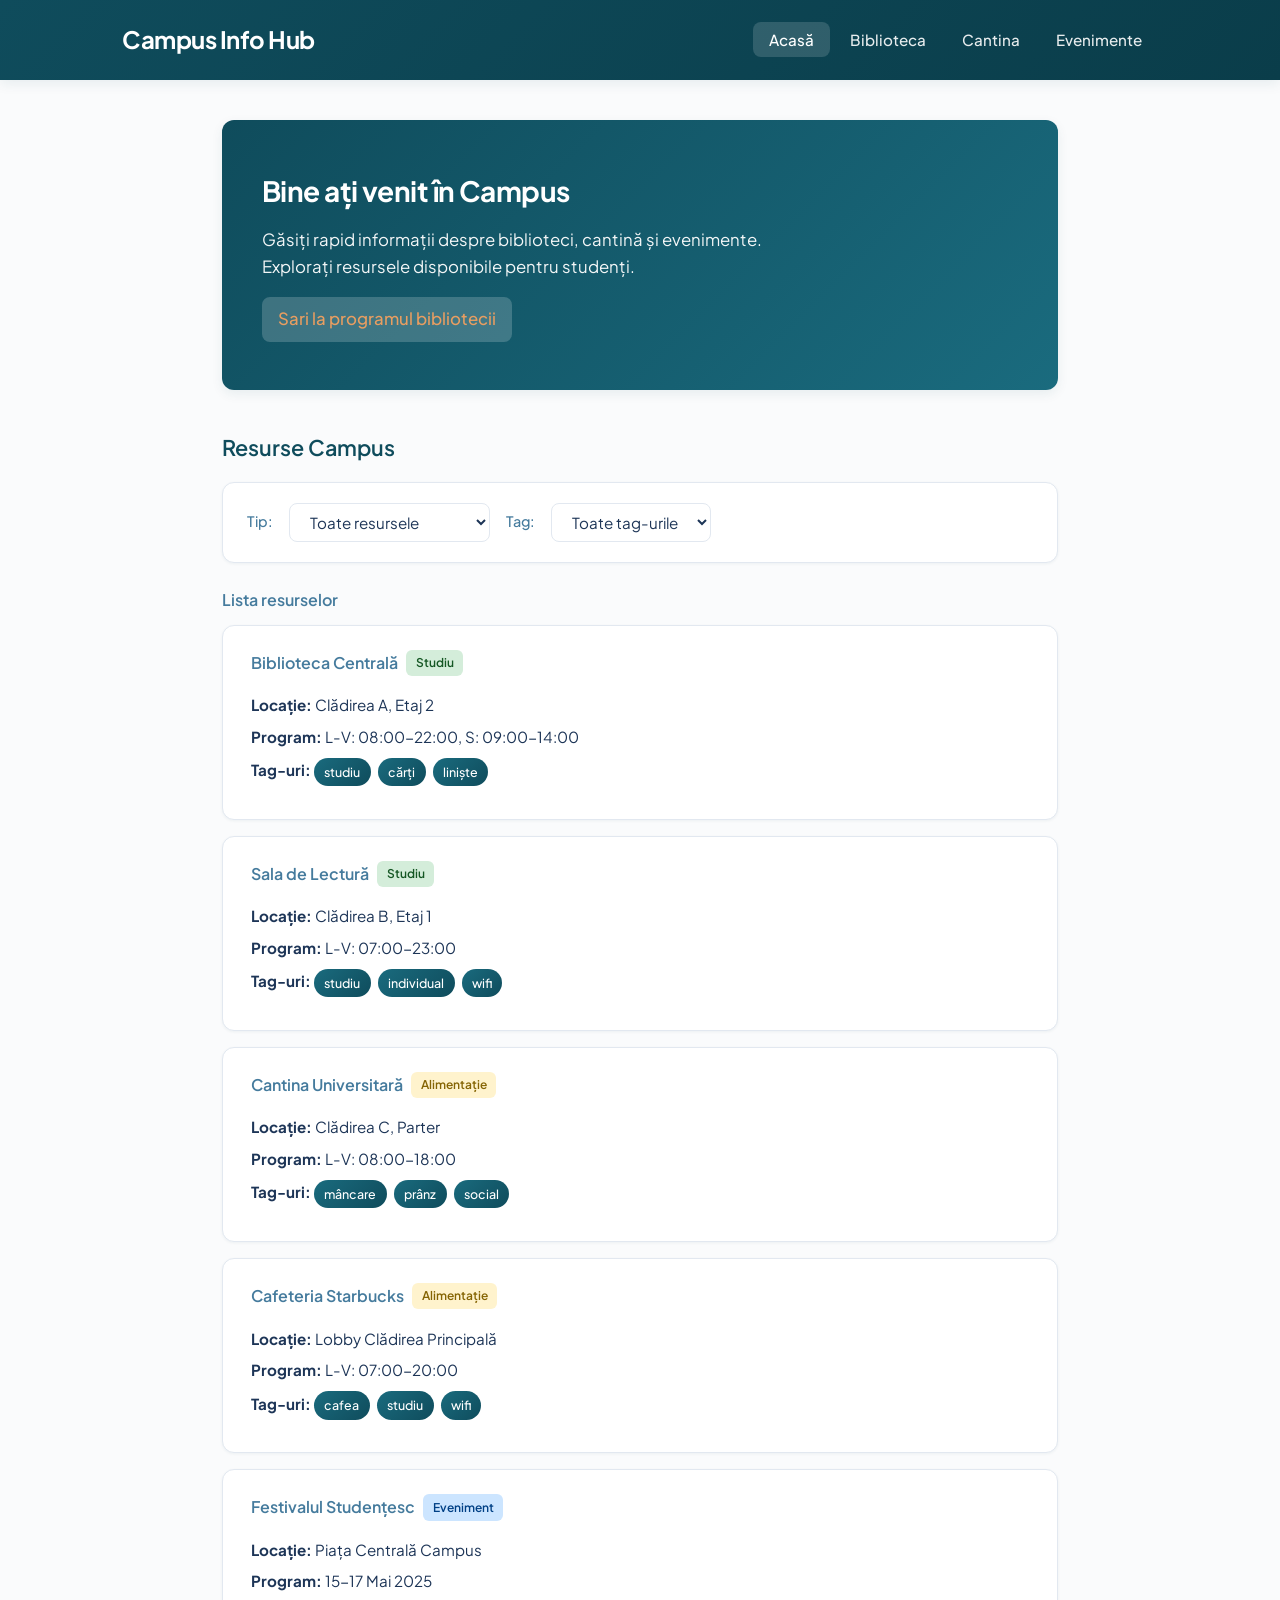
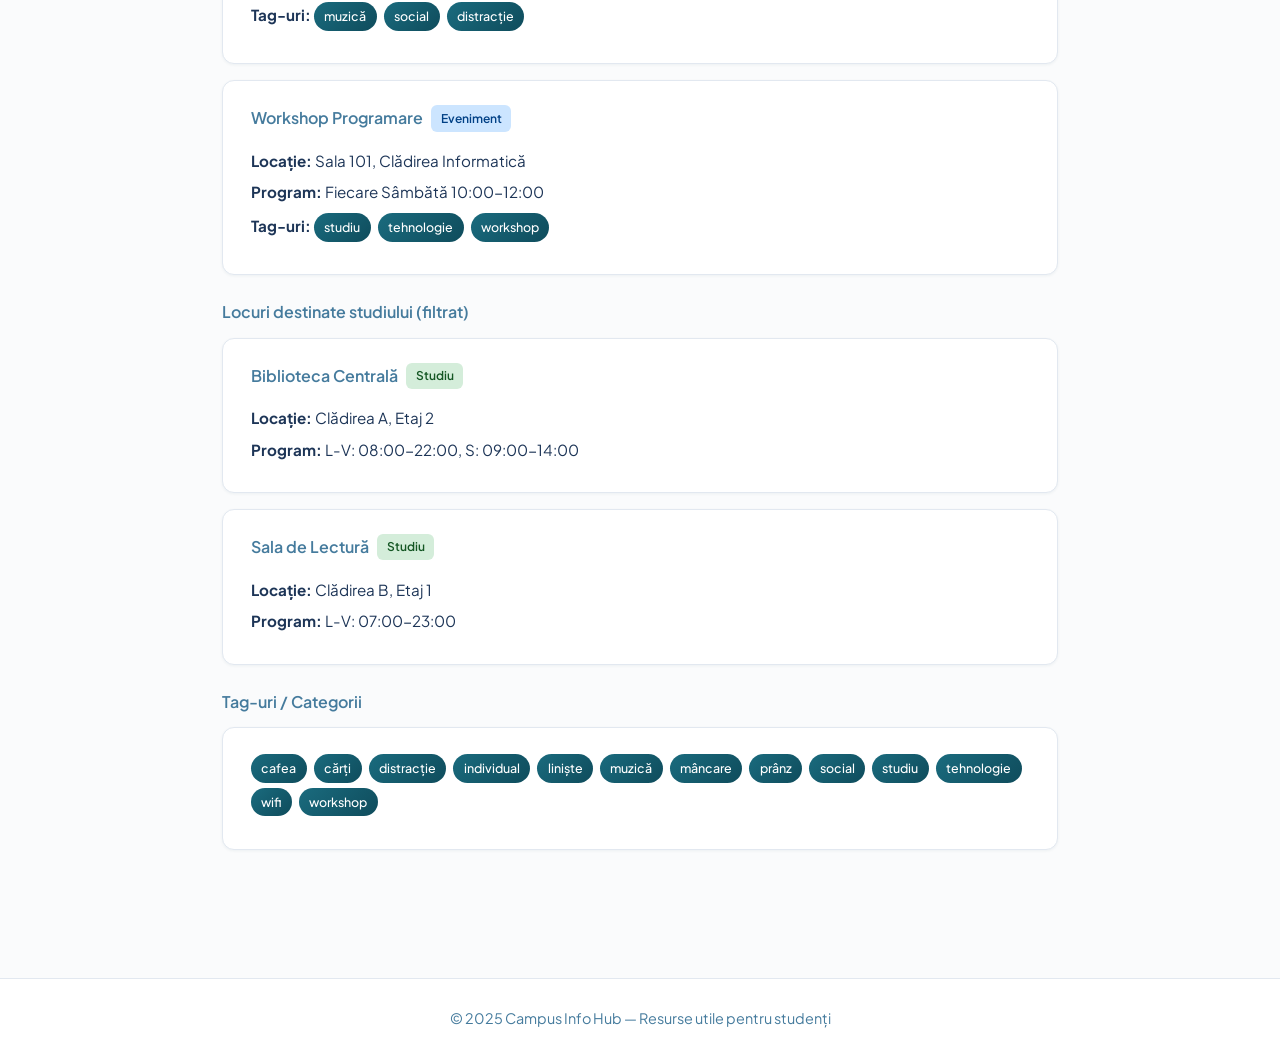
<file: 02. Campus Info Hub/index.html>
<!DOCTYPE html>
<html lang="ro">
<head>
  <meta charset="UTF-8">
  <meta name="viewport" content="width=device-width, initial-scale=1.0">
  <title>Campus Info Hub - Acasă</title>
  <link rel="stylesheet" href="css/style.css">
</head>
<body>
  <header class="header">
    <div class="header-inner">
      <h1><a href="index.html">Campus Info Hub</a></h1>
      <nav class="nav">
        <ul>
          <li><a href="index.html" class="active">Acasă</a></li>
          <li><a href="pages/library.html">Biblioteca</a></li>
          <li><a href="pages/cafeteria.html">Cantina</a></li>
          <li><a href="pages/events.html">Evenimente</a></li>
        </ul>
      </nav>
    </div>
  </header>

  <main>
    <section class="hero">
      <h2>Bine ați venit în Campus</h2>
      <p>Găsiți rapid informații despre biblioteci, cantină și evenimente. Explorați resursele disponibile pentru studenți.</p>
      <p style="margin-top:1rem;"><a href="pages/library.html#schedule" class="btn-link">Sari la programul bibliotecii</a></p>
    </section>

    <section id="resurse-dinamice" class="section section-anchor">
      <h2>Resurse Campus</h2>
      
      <div class="filters-panel">
        <div class="filters">
          <label for="filter-type">Tip:</label>
          <select id="filter-type">
            <option value="toate">Toate resursele</option>
            <option value="studiu">Doar locuri de studiu</option>
            <option value="alimentație">Alimentație</option>
            <option value="eveniment">Evenimente</option>
          </select>
          <label for="filter-tag">Tag:</label>
          <select id="filter-tag">
            <option value="">Toate tag-urile</option>
          </select>
        </div>
      </div>

      <div id="lista-resurse"></div>
      <div id="resurse-filtrate"></div>
      <div id="toate-tagurile"></div>
    </section>
  </main>

  <footer class="footer">
    <p>&copy; 2025 Campus Info Hub — Resurse utile pentru studenți</p>
  </footer>

  <script src="js/app.js"></script>
</body>
</html>
</file>
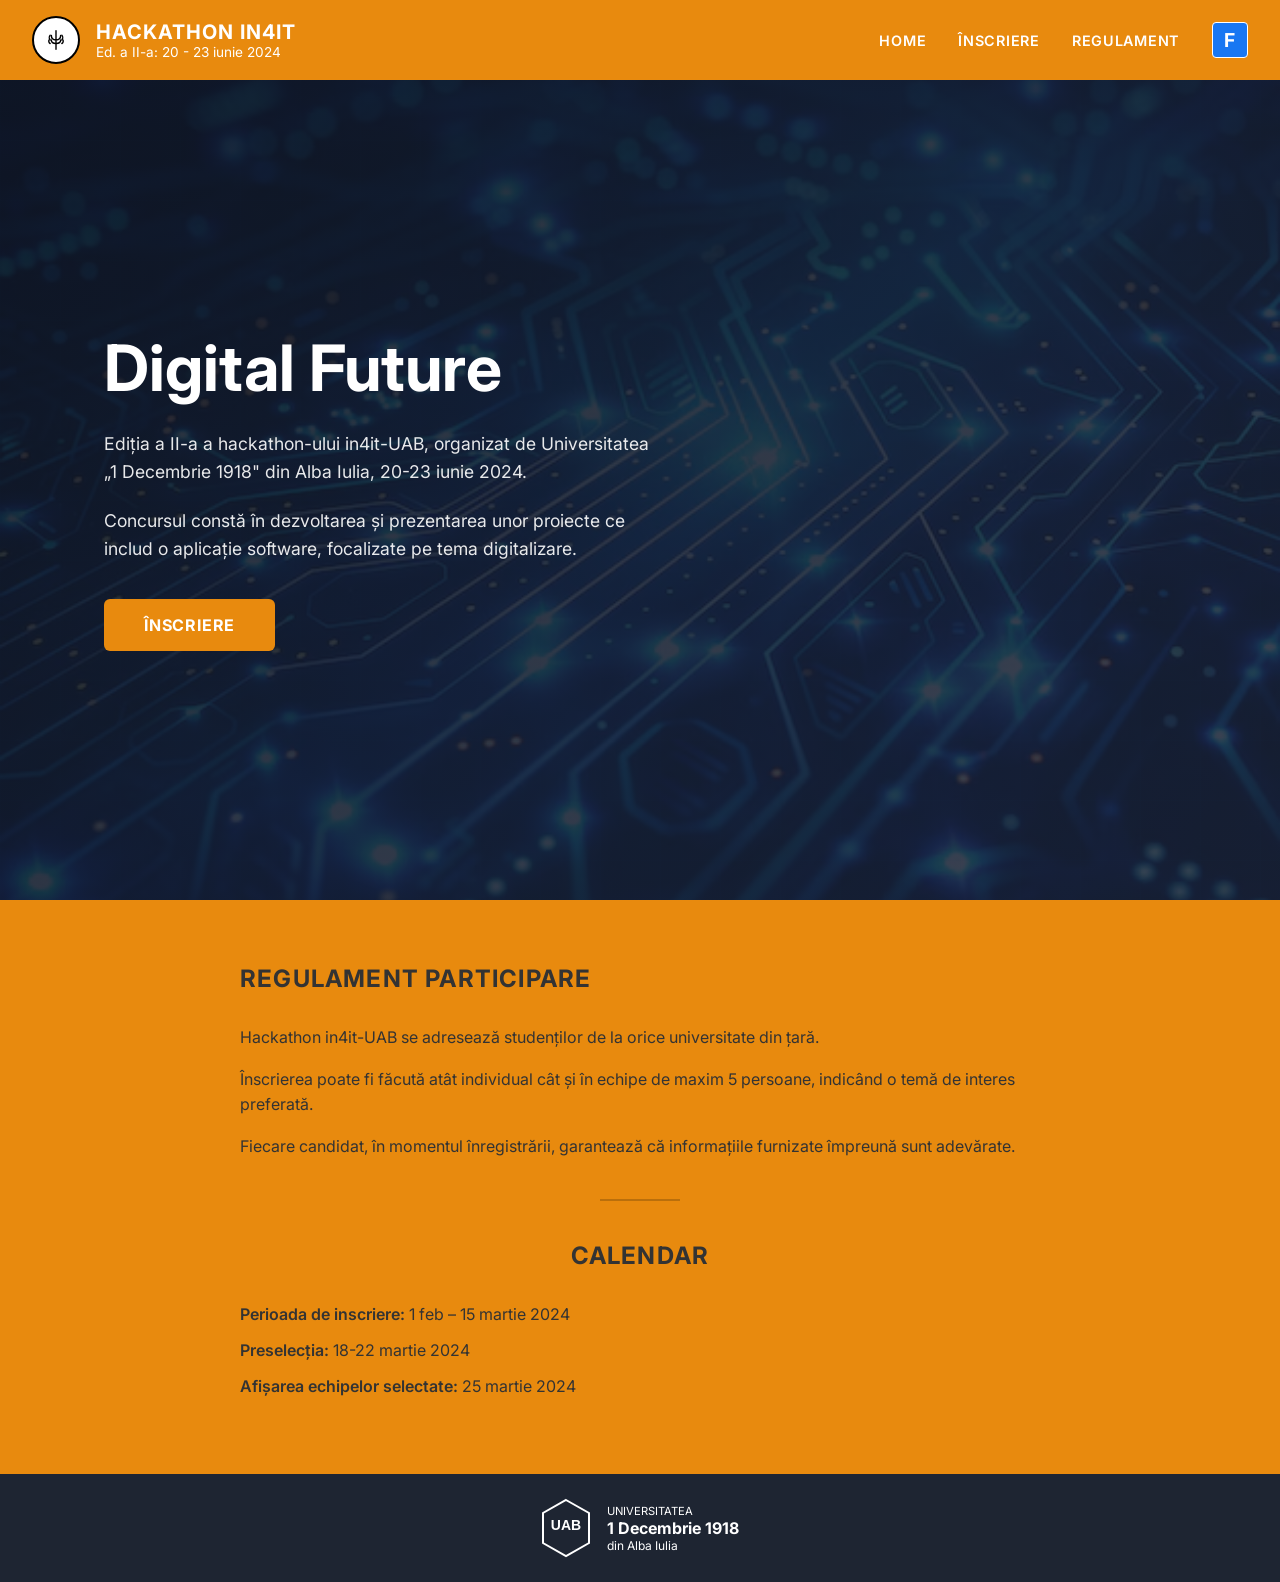
<file: 1/index.html>
<!DOCTYPE html>
<html lang="ro">
<head>
    <meta charset="UTF-8">
    <meta name="viewport" content="width=device-width, initial-scale=1.0">
    <title>Hackathon in4iT - Digital Future</title>
    <link rel="preconnect" href="https://fonts.googleapis.com">
    <link rel="preconnect" href="https://fonts.gstatic.com" crossorigin>
    <link href="https://fonts.googleapis.com/css2?family=Inter:wght@400;600;700&display=swap" rel="stylesheet">
    <link rel="stylesheet" href="styles.css">
</head>
<body>
    <header>
        <div class="header-left">
            <div class="logo">
                <svg viewBox="0 0 24 24" fill="none" stroke="#000" stroke-width="1.2" stroke-linecap="round">
                    <path d="M12 4v16M8 8c0 2 1 4 4 4s4-2 4-4"/>
                    <path d="M8 12c0 2 2 3 4 3s4-1 4-3"/>
                    <path d="M7 8c-1 1-1 3 0 4"/>
                    <path d="M17 8c1 1 1 3 0 4"/>
                    <path d="M6 12c-0.5 1 0 2.5 1 3"/>
                    <path d="M18 12c0.5 1 0 2.5-1 3"/>
                </svg>
            </div>
            <div class="header-title">
                <h1>HACKATHON in4iT</h1>
                <div class="date">Ed. a II-a: 20 - 23 iunie 2024</div>
            </div>
        </div>

        <nav class="nav-desktop">
            <a href="#home">HOME</a>
            <a href="#regulament">ÎNSCRIERE</a>
            <a href="#regulament">REGULAMENT</a>
            <a href="https://facebook.com" class="facebook-icon" aria-label="Facebook">f</a>
        </nav>

        <button class="hamburger" aria-label="Meniu">
            <span></span>
            <span></span>
            <span></span>
        </button>
    </header>

    <main>
        <section class="hero" id="home">
            <div class="hero-bg-pattern"></div>
            <div class="hero-content">
                <h2>Digital Future</h2>
                <p>Ediția a II-a a hackathon-ului in4it-UAB, organizat de Universitatea „1 Decembrie 1918" din Alba Iulia, 20-23 iunie 2024.</p>
                <p>Concursul constă în dezvoltarea și prezentarea unor proiecte ce includ o aplicație software, focalizate pe tema digitalizare.</p>
                <a href="#regulament" class="btn-inscriere">Înscriere</a>
            </div>
        </section>

        <section class="content-section" id="regulament">
            <div class="content-wrapper">
                <h3>Regulament participare</h3>
                <p>Hackathon in4it-UAB se adresează studenților de la orice universitate din țară.</p>
                <p>Înscrierea poate fi făcută atât individual cât și în echipe de maxim 5 persoane, indicând o temă de interes preferată.</p>
                <p>Fiecare candidat, în momentul înregistrării, garantează că informațiile furnizate împreună sunt adevărate.</p>

                <div class="separator"></div>

                <div class="calendar-section">
                    <h3>Calendar</h3>
                    <ul class="calendar-list">
                        <li><strong>Perioada de inscriere:</strong> 1 feb – 15 martie 2024</li>
                        <li><strong>Preselecția:</strong> 18-22 martie 2024</li>
                        <li><strong>Afișarea echipelor selectate:</strong> 25 martie 2024</li>
                    </ul>
                </div>
            </div>
        </section>
    </main>

    <footer>
        <div class="footer-logo">
            <div class="uab-shield">
                <svg viewBox="0 0 50 60" fill="none" xmlns="http://www.w3.org/2000/svg">
                    <path d="M25 2L48 15V45L25 58L2 45V15L25 2Z" stroke="white" stroke-width="2" fill="none"/>
                    <text x="25" y="32" text-anchor="middle" fill="white" font-size="14" font-weight="bold" font-family="sans-serif">UAB</text>
                </svg>
            </div>
            <div class="university-name">
                <div class="line1">Universitatea</div>
                <div class="line2">1 Decembrie 1918</div>
                <div class="line3">din Alba Iulia</div>
            </div>
        </div>
    </footer>

    <script>
        const nav = document.querySelector('.nav-desktop');
        const hamburger = document.querySelector('.hamburger');
        hamburger.addEventListener('click', function() {
            nav.classList.toggle('mobile-open');
        });
        nav.querySelectorAll('a').forEach(function(link) {
            link.addEventListener('click', function() {
                nav.classList.remove('mobile-open');
            });
        });
        window.addEventListener('resize', function() {
            if (window.innerWidth >= 768) nav.classList.remove('mobile-open');
        });
    </script>
</body>
</html>
</file>
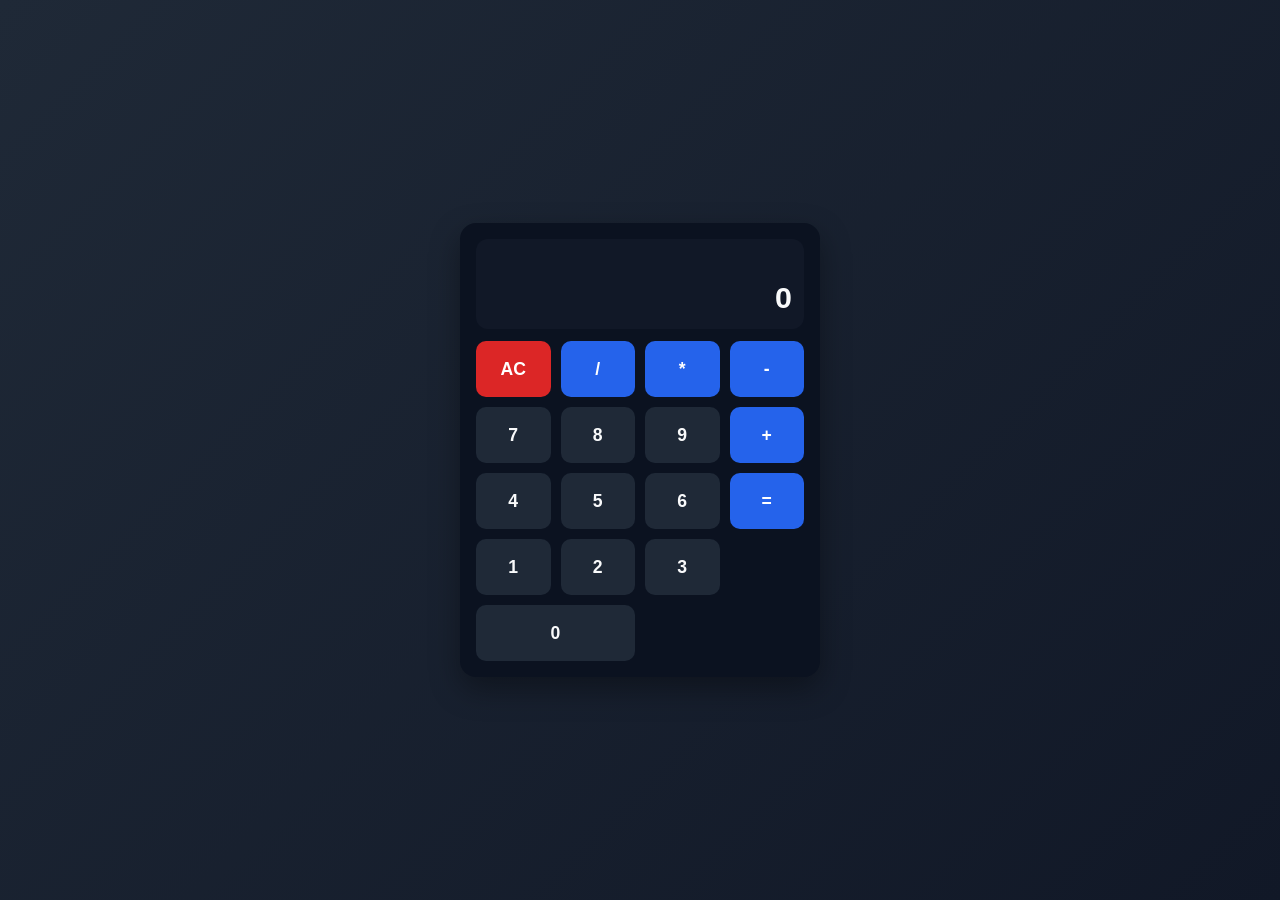
<file: Laborator 4 - Calculator MVC/index.html>
<!DOCTYPE html>
<html lang="ro">
<head>
  <meta charset="UTF-8" />
  <meta name="viewport" content="width=device-width, initial-scale=1.0" />
  <title>Calculator MVC</title>
  <link rel="stylesheet" href="style.css" />
</head>
<body>
  <main class="calculator" aria-label="Calculator">
    <section class="display" aria-live="polite">
      <div id="expression" class="expression"></div>
      <div id="result" class="result">0</div>
    </section>

    <section class="keys" aria-label="Taste calculator">
      <button type="button" class="btn btn-action" data-action="clear">AC</button>
      <button type="button" class="btn btn-operator" data-operator="/">/</button>
      <button type="button" class="btn btn-operator" data-operator="*">*</button>
      <button type="button" class="btn btn-operator" data-operator="-">-</button>

      <button type="button" class="btn btn-number" data-number="7">7</button>
      <button type="button" class="btn btn-number" data-number="8">8</button>
      <button type="button" class="btn btn-number" data-number="9">9</button>
      <button type="button" class="btn btn-operator" data-operator="+">+</button>

      <button type="button" class="btn btn-number" data-number="4">4</button>
      <button type="button" class="btn btn-number" data-number="5">5</button>
      <button type="button" class="btn btn-number" data-number="6">6</button>
      <button type="button" class="btn btn-equals" data-action="equals">=</button>

      <button type="button" class="btn btn-number" data-number="1">1</button>
      <button type="button" class="btn btn-number" data-number="2">2</button>
      <button type="button" class="btn btn-number" data-number="3">3</button>
      <button type="button" class="btn btn-number btn-zero" data-number="0">0</button>
    </section>
  </main>

  <script src="model.js"></script>
  <script src="view.js"></script>
  <script src="controller.js"></script>
</body>
</html>
</file>
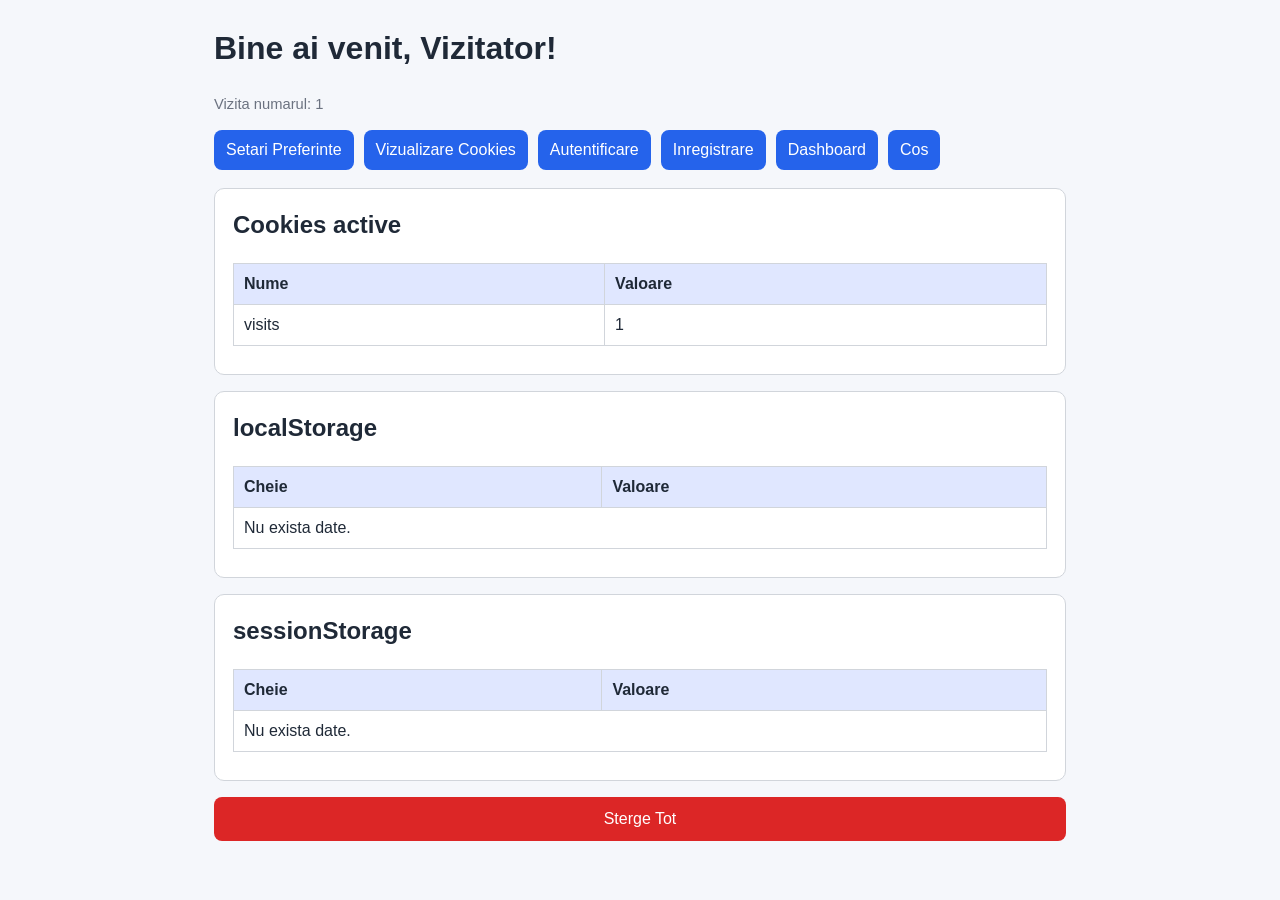
<file: Laborator 3/laborator3/index.html>
<!DOCTYPE html>
<html lang="ro">
<head>
    <meta charset="UTF-8">
    <meta name="viewport" content="width=device-width, initial-scale=1.0">
    <title>Laborator 3 - Acasa</title>
    <link rel="stylesheet" href="style.css">
</head>
<body>
    <div class="container">
        <h1 id="welcomeMessage">Bine ai venit, Vizitator!</h1>
        <p class="small" id="visitsMessage">Vizita numarul: 1</p>

        <nav class="nav">
            <a href="preferences.html">Setari Preferinte</a>
            <a href="cookies-info.html">Vizualizare Cookies</a>
            <a href="login.html">Autentificare</a>
            <a href="register.html">Inregistrare</a>
            <a href="dashboard.html">Dashboard</a>
            <a href="cart.html">Cos</a>
        </nav>

        <div class="card">
            <h2>Cookies active</h2>
            <table>
                <thead>
                    <tr><th>Nume</th><th>Valoare</th></tr>
                </thead>
                <tbody id="cookiesTable"></tbody>
            </table>
        </div>

        <div class="card">
            <h2>localStorage</h2>
            <table>
                <thead>
                    <tr><th>Cheie</th><th>Valoare</th></tr>
                </thead>
                <tbody id="localTable"></tbody>
            </table>
        </div>

        <div class="card">
            <h2>sessionStorage</h2>
            <table>
                <thead>
                    <tr><th>Cheie</th><th>Valoare</th></tr>
                </thead>
                <tbody id="sessionTable"></tbody>
            </table>
        </div>

        <button class="btn-danger" id="clearAllBtn">Sterge Tot</button>
    </div>

    <script src="js/cookies.js"></script>
    <script src="js/storage.js"></script>
    <script>
        function applyThemeFromCookie() {
            const theme = CookieManager.get('theme') || 'light';
            document.body.classList.remove('light', 'dark');
            document.body.classList.add(theme === 'dark' ? 'dark' : 'light');
        }

        function toDisplayValue(value) {
            return typeof value === 'string' ? value : JSON.stringify(value);
        }

        function fillTable(tbodyId, dataObj) {
            const tbody = document.getElementById(tbodyId);
            tbody.innerHTML = '';
            const entries = Object.entries(dataObj || {});
            if (!entries.length) {
                tbody.innerHTML = '<tr><td colspan="2">Nu exista date.</td></tr>';
                return;
            }
            entries.forEach(([key, value]) => {
                const tr = document.createElement('tr');
                tr.innerHTML = `<td>${key}</td><td>${toDisplayValue(value)}</td>`;
                tbody.appendChild(tr);
            });
        }

        function initPage() {
            applyThemeFromCookie();

            const username = CookieManager.get('username') || 'Vizitator';
            document.getElementById('welcomeMessage').textContent = `Bine ai venit, ${username}!`;

            const visits = parseInt(CookieManager.get('visits') || '0', 10) + 1;
            CookieManager.set('visits', visits, 365);
            document.getElementById('visitsMessage').textContent = `Vizita numarul: ${visits}`;

            fillTable('cookiesTable', CookieManager.getAll());
            fillTable('localTable', StorageManager.getAllLocal());
            fillTable('sessionTable', StorageManager.getAllSession());
        }

        document.getElementById('clearAllBtn').addEventListener('click', function() {
            CookieManager.deleteAll();
            StorageManager.clearLocal();
            StorageManager.clearSession();
            alert('Toate datele au fost sterse.');
            location.reload();
        });

        initPage();
    </script>
</body>
</html>
</file>
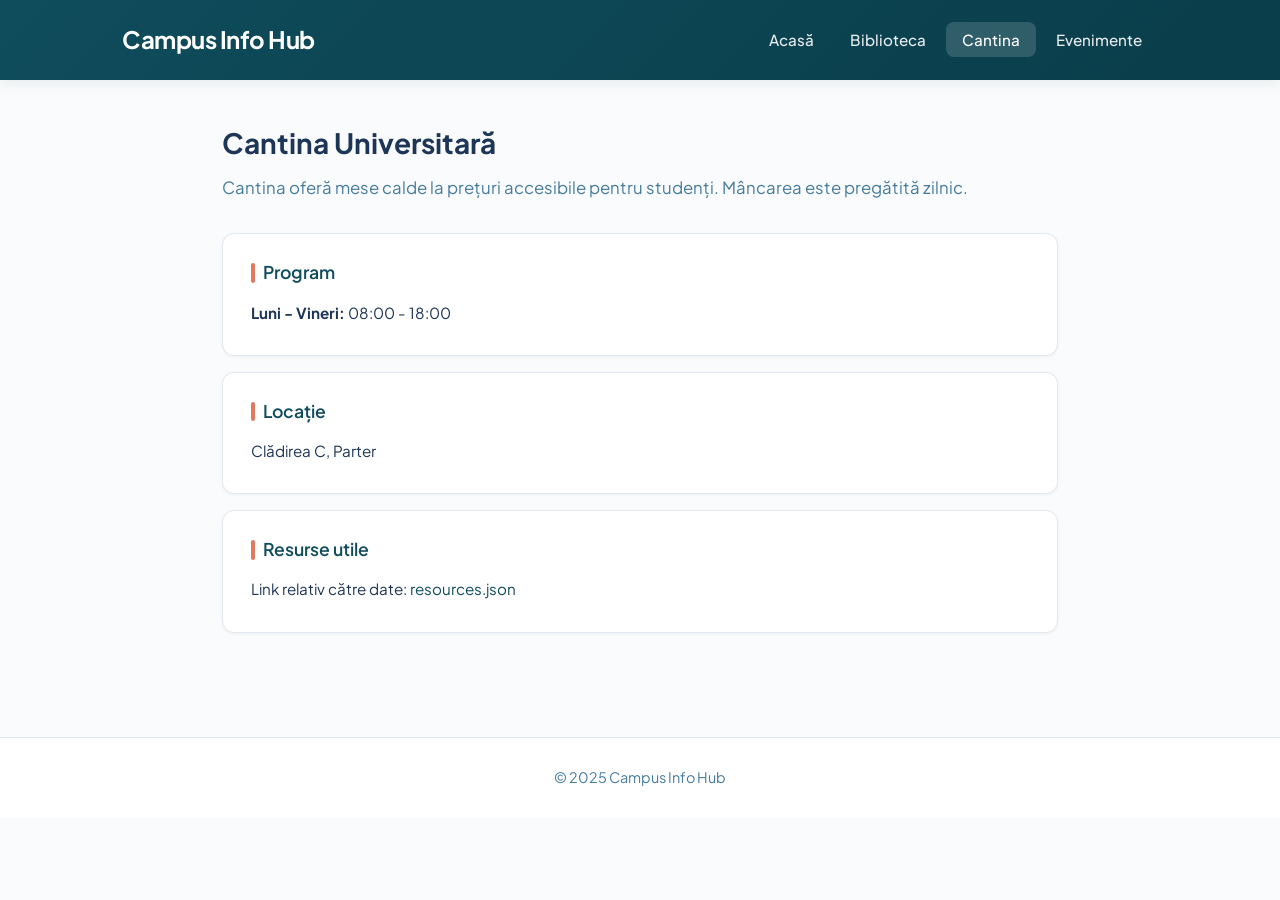
<file: 02. Campus Info Hub/pages/cafeteria.html>
<!DOCTYPE html>
<html lang="ro">
<head>
  <meta charset="UTF-8">
  <meta name="viewport" content="width=device-width, initial-scale=1.0">
  <title>Campus Info Hub - Cantina</title>
  <link rel="stylesheet" href="../css/style.css">
</head>
<body>
  <header class="header">
    <div class="header-inner">
      <h1><a href="../index.html">Campus Info Hub</a></h1>
      <nav class="nav">
        <ul>
          <li><a href="../index.html">Acasă</a></li>
          <li><a href="library.html">Biblioteca</a></li>
          <li><a href="cafeteria.html" class="active">Cantina</a></li>
          <li><a href="events.html">Evenimente</a></li>
        </ul>
      </nav>
    </div>
  </header>

  <main>
    <section class="page-intro">
      <h2>Cantina Universitară</h2>
      <p>Cantina oferă mese calde la prețuri accesibile pentru studenți. Mâncarea este pregătită zilnic.</p>
    </section>

    <section class="card">
      <h3>Program</h3>
      <p><strong>Luni - Vineri:</strong> 08:00 - 18:00</p>
    </section>

    <section class="card">
      <h3>Locație</h3>
      <p>Clădirea C, Parter</p>
    </section>

    <section class="card">
      <h3>Resurse utile</h3>
      <p>Link relativ către date: <a href="../data/resources.json">resources.json</a></p>
    </section>
  </main>

  <footer class="footer">
    <p>&copy; 2025 Campus Info Hub</p>
  </footer>
</body>
</html>
</file>
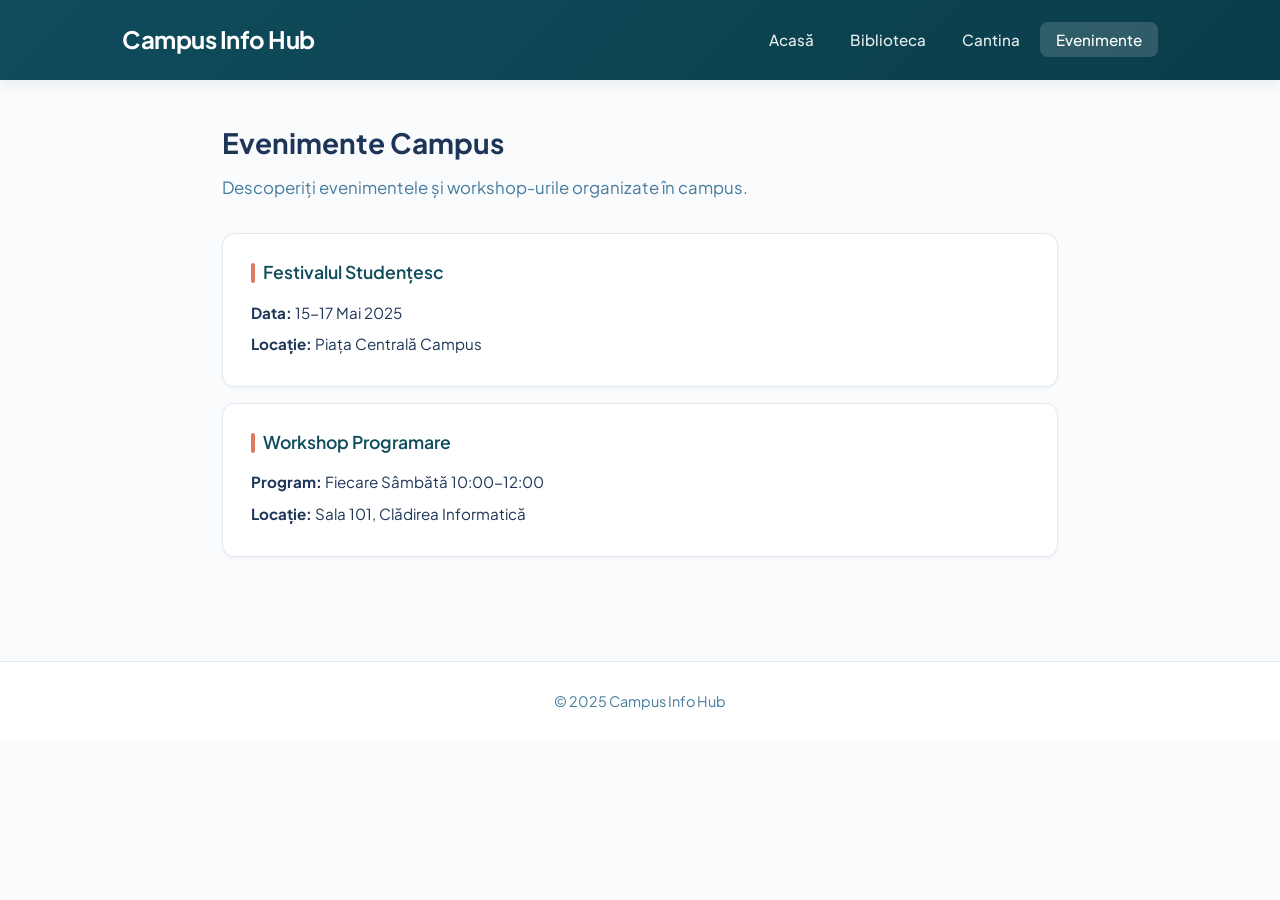
<file: 02. Campus Info Hub/pages/events.html>
<!DOCTYPE html>
<html lang="ro">
<head>
  <meta charset="UTF-8">
  <meta name="viewport" content="width=device-width, initial-scale=1.0">
  <title>Campus Info Hub - Evenimente</title>
  <link rel="stylesheet" href="../css/style.css">
</head>
<body>
  <header class="header">
    <div class="header-inner">
      <h1><a href="../index.html">Campus Info Hub</a></h1>
      <nav class="nav">
        <ul>
          <li><a href="../index.html">Acasă</a></li>
          <li><a href="library.html">Biblioteca</a></li>
          <li><a href="cafeteria.html">Cantina</a></li>
          <li><a href="events.html" class="active">Evenimente</a></li>
        </ul>
      </nav>
    </div>
  </header>

  <main>
    <section class="page-intro">
      <h2>Evenimente Campus</h2>
      <p>Descoperiți evenimentele și workshop-urile organizate în campus.</p>
    </section>

    <section class="card">
      <h3>Festivalul Studențesc</h3>
      <p><strong>Data:</strong> 15-17 Mai 2025</p>
      <p><strong>Locație:</strong> Piața Centrală Campus</p>
    </section>

    <section class="card">
      <h3>Workshop Programare</h3>
      <p><strong>Program:</strong> Fiecare Sâmbătă 10:00-12:00</p>
      <p><strong>Locație:</strong> Sala 101, Clădirea Informatică</p>
    </section>
  </main>

  <footer class="footer">
    <p>&copy; 2025 Campus Info Hub</p>
  </footer>
</body>
</html>
</file>
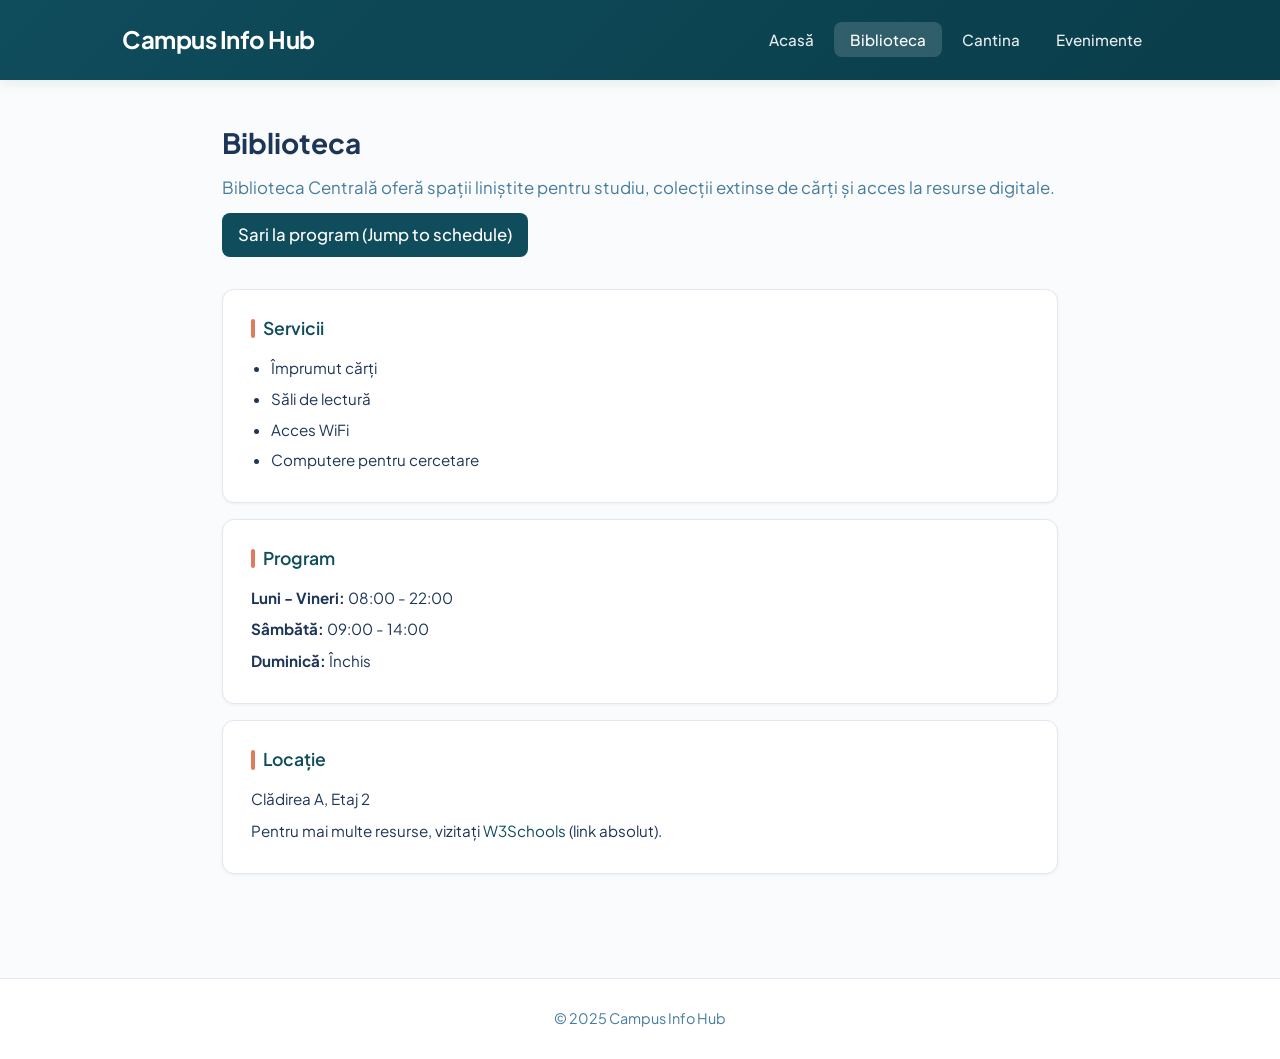
<file: 02. Campus Info Hub/pages/library.html>
<!DOCTYPE html>
<html lang="ro">
<head>
  <meta charset="UTF-8">
  <meta name="viewport" content="width=device-width, initial-scale=1.0">
  <title>Campus Info Hub - Biblioteca</title>
  <link rel="stylesheet" href="../css/style.css">
</head>
<body>
  <header class="header">
    <div class="header-inner">
      <h1><a href="../index.html">Campus Info Hub</a></h1>
      <nav class="nav">
        <ul>
          <li><a href="../index.html">Acasă</a></li>
          <li><a href="library.html" class="active">Biblioteca</a></li>
          <li><a href="cafeteria.html">Cantina</a></li>
          <li><a href="events.html">Evenimente</a></li>
        </ul>
      </nav>
    </div>
  </header>

  <main>
    <section class="page-intro">
      <h2>Biblioteca</h2>
      <p>Biblioteca Centrală oferă spații liniștite pentru studiu, colecții extinse de cărți și acces la resurse digitale.</p>
      <p style="margin-top:0.75rem;"><a href="library.html#schedule" class="btn-link btn-primary">Sari la program (Jump to schedule)</a></p>
    </section>

    <section class="card">
      <h3>Servicii</h3>
      <ul>
        <li>Împrumut cărți</li>
        <li>Săli de lectură</li>
        <li>Acces WiFi</li>
        <li>Computere pentru cercetare</li>
      </ul>
    </section>

    <section id="schedule" class="section-anchor card">
      <h3>Program</h3>
      <p><strong>Luni - Vineri:</strong> 08:00 - 22:00</p>
      <p><strong>Sâmbătă:</strong> 09:00 - 14:00</p>
      <p><strong>Duminică:</strong> Închis</p>
    </section>

    <section class="card">
      <h3>Locație</h3>
      <p>Clădirea A, Etaj 2</p>
      <p>Pentru mai multe resurse, vizitați <a href="https://www.w3schools.com" target="_blank" rel="noopener">W3Schools</a> (link absolut).</p>
    </section>
  </main>

  <footer class="footer">
    <p>&copy; 2025 Campus Info Hub</p>
  </footer>
</body>
</html>
</file>
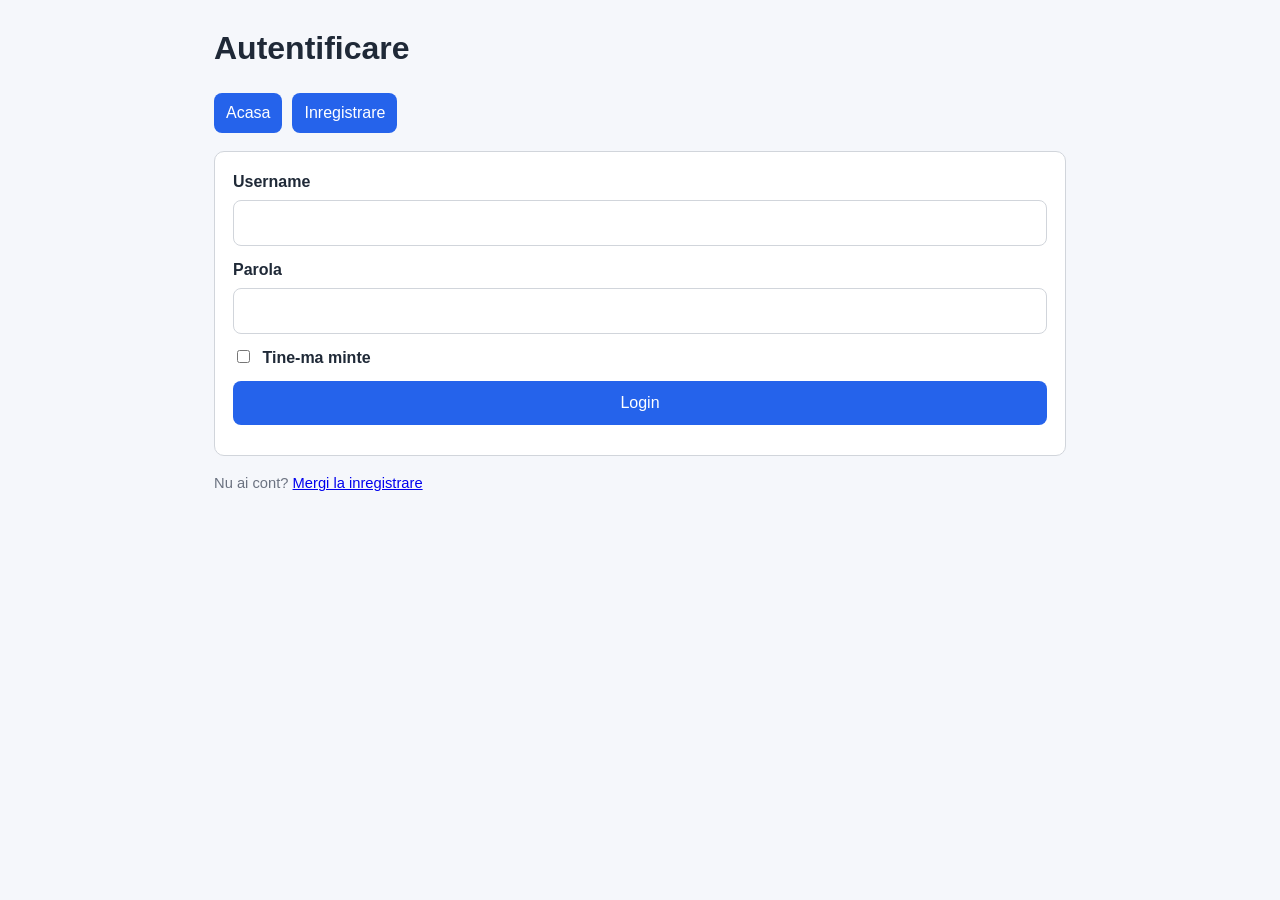
<file: Laborator 3/laborator3/cart.html>
<!DOCTYPE html>
<html lang="ro">
<head>
    <meta charset="UTF-8">
    <meta name="viewport" content="width=device-width, initial-scale=1.0">
    <title>Cos de Cumparaturi</title>
    <link rel="stylesheet" href="style.css">
</head>
<body>
    <div class="container">
        <h1>Cos de Cumparaturi</h1>
        <nav class="nav">
            <a href="dashboard.html">Dashboard</a>
            <a href="index.html">Acasa</a>
        </nav>

        <div class="card">
            <h2>Adauga produs</h2>
            <form id="cartForm">
                <label for="product">Produs</label>
                <select id="product"></select>

                <label for="quantity">Cantitate (1-10)</label>
                <input id="quantity" type="number" min="1" max="10" value="1" required>

                <button type="submit">Adauga in Cos</button>
            </form>
        </div>

        <div class="card">
            <h2>Continut cos</h2>
            <table>
                <thead>
                    <tr>
                        <th>Produs</th>
                        <th>Cantitate</th>
                        <th>Pret unitar</th>
                        <th>Subtotal</th>
                        <th>Actiune</th>
                    </tr>
                </thead>
                <tbody id="cartBody"></tbody>
            </table>
            <p><strong>TOTAL:</strong> <span id="total">0</span> RON</p>
            <button id="clearCartBtn" class="btn-danger">Goleste Cosul</button>
        </div>
    </div>

    <script src="js/cookies.js"></script>
    <script src="js/storage.js"></script>
    <script>
        const SESSION_KEY = 'session';
        const CART_KEY = 'cart';
        const products = {
            laptop: { name: 'Laptop', price: 2500 },
            telefon: { name: 'Telefon', price: 1200 },
            tableta: { name: 'Tabletă', price: 800 },
            casti: { name: 'Căști', price: 150 }
        };

        function redirectIfNotAuthenticated() {
            const session = StorageManager.getSession(SESSION_KEY);
            if (!session) {
                window.location.href = 'login.html';
                return false;
            }
            return true;
        }

        function loadCart() {
            return StorageManager.getSession(CART_KEY) || {};
        }

        function saveCart(cart) {
            StorageManager.setSession(CART_KEY, cart);
        }

        function renderProductSelect() {
            const select = document.getElementById('product');
            select.innerHTML = '';
            Object.entries(products).forEach(([key, item]) => {
                const option = document.createElement('option');
                option.value = key;
                option.textContent = `${item.name} - ${item.price} RON`;
                select.appendChild(option);
            });
        }

        function renderCart() {
            const cart = loadCart();
            const body = document.getElementById('cartBody');
            const entries = Object.entries(cart);
            body.innerHTML = '';

            if (!entries.length) {
                body.innerHTML = '<tr><td colspan="5">Cosul este gol.</td></tr>';
                document.getElementById('total').textContent = '0';
                return;
            }

            let total = 0;
            entries.forEach(([productKey, qty]) => {
                if (!products[productKey]) {
                    return;
                }
                const product = products[productKey];
                const subtotal = product.price * qty;
                total += subtotal;

                const tr = document.createElement('tr');
                tr.innerHTML = `
                    <td>${product.name}</td>
                    <td>${qty}</td>
                    <td>${product.price} RON</td>
                    <td>${subtotal} RON</td>
                    <td><button class="btn-danger" data-remove="${productKey}">Sterge</button></td>
                `;
                body.appendChild(tr);
            });

            document.getElementById('total').textContent = String(total);
        }

        document.getElementById('cartForm').addEventListener('submit', function(event) {
            event.preventDefault();
            const productKey = document.getElementById('product').value;
            const quantity = parseInt(document.getElementById('quantity').value, 10);

            if (!products[productKey]) {
                return;
            }
            if (Number.isNaN(quantity) || quantity < 1 || quantity > 10) {
                alert('Cantitatea trebuie sa fie intre 1 si 10.');
                return;
            }

            const cart = loadCart();
            cart[productKey] = (cart[productKey] || 0) + quantity;
            saveCart(cart);
            renderCart();
            document.getElementById('quantity').value = '1';
        });

        document.addEventListener('click', function(event) {
            const removeBtn = event.target.closest('button[data-remove]');
            if (removeBtn) {
                const productKey = removeBtn.dataset.remove;
                const cart = loadCart();
                delete cart[productKey];
                saveCart(cart);
                renderCart();
                return;
            }

            if (event.target.id === 'clearCartBtn') {
                saveCart({});
                renderCart();
            }
        });

        (function applyThemeFromCookie() {
            const theme = typeof CookieManager !== 'undefined' ? (CookieManager.get('theme') || 'light') : 'light';
            document.body.classList.remove('light', 'dark');
            document.body.classList.add(theme === 'dark' ? 'dark' : 'light');
        })();

        if (redirectIfNotAuthenticated()) {
            renderProductSelect();
            renderCart();
        }
    </script>
</body>
</html>
</file>
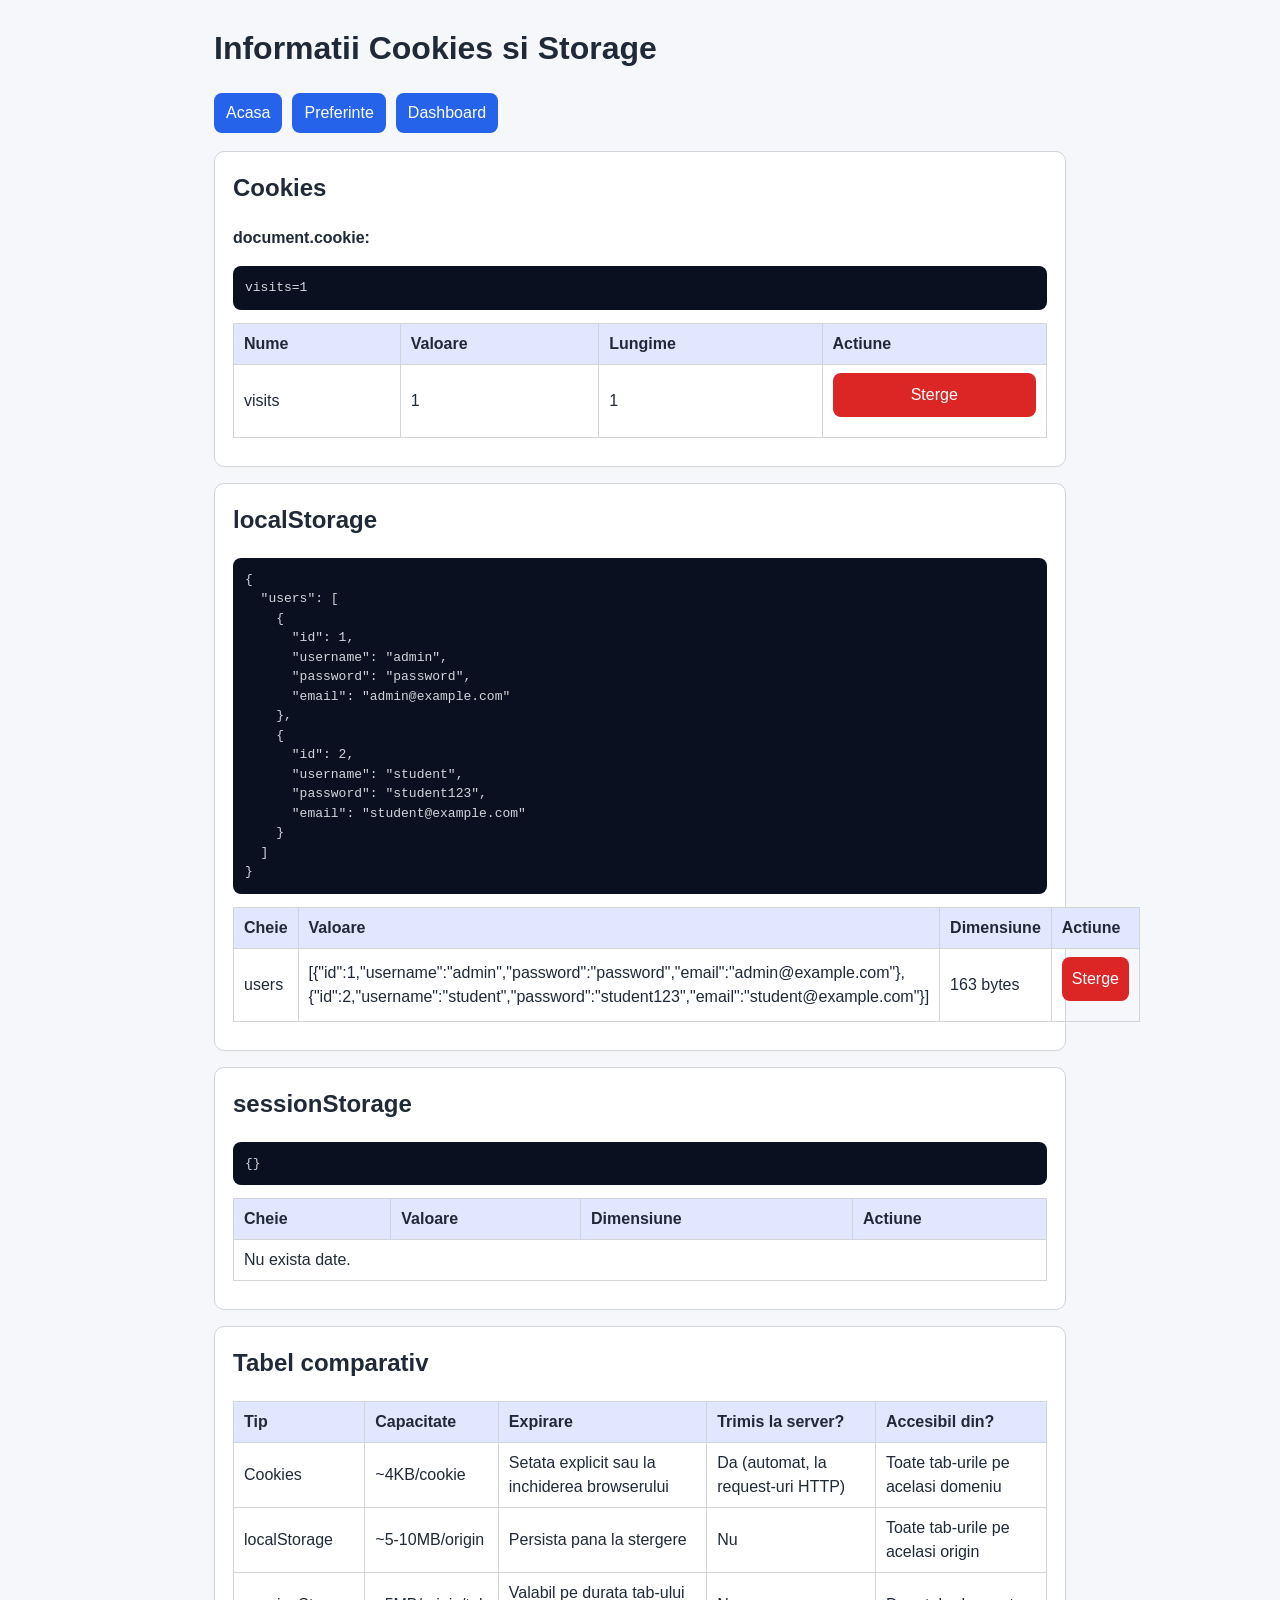
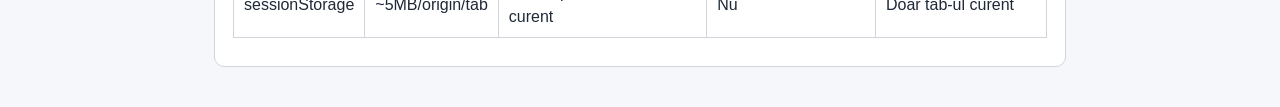
<file: Laborator 3/laborator3/cookies-info.html>
<!DOCTYPE html>
<html lang="ro">
<head>
    <meta charset="UTF-8">
    <meta name="viewport" content="width=device-width, initial-scale=1.0">
    <title>Informatii Cookies si Storage</title>
    <link rel="stylesheet" href="style.css">
</head>
<body>
    <div class="container">
        <h1>Informatii Cookies si Storage</h1>
        <nav class="nav">
            <a href="index.html">Acasa</a>
            <a href="preferences.html">Preferinte</a>
            <a href="dashboard.html">Dashboard</a>
        </nav>

        <section class="card">
            <h2>Cookies</h2>
            <p><strong>document.cookie:</strong></p>
            <pre id="rawCookie"></pre>
            <table>
                <thead>
                    <tr>
                        <th>Nume</th>
                        <th>Valoare</th>
                        <th>Lungime</th>
                        <th>Actiune</th>
                    </tr>
                </thead>
                <tbody id="cookiesTbody"></tbody>
            </table>
        </section>

        <section class="card">
            <h2>localStorage</h2>
            <pre id="localJson"></pre>
            <table>
                <thead>
                    <tr>
                        <th>Cheie</th>
                        <th>Valoare</th>
                        <th>Dimensiune</th>
                        <th>Actiune</th>
                    </tr>
                </thead>
                <tbody id="localTbody"></tbody>
            </table>
        </section>

        <section class="card">
            <h2>sessionStorage</h2>
            <pre id="sessionJson"></pre>
            <table>
                <thead>
                    <tr>
                        <th>Cheie</th>
                        <th>Valoare</th>
                        <th>Dimensiune</th>
                        <th>Actiune</th>
                    </tr>
                </thead>
                <tbody id="sessionTbody"></tbody>
            </table>
        </section>

        <section class="card">
            <h2>Tabel comparativ</h2>
            <table>
                <thead>
                    <tr>
                        <th>Tip</th>
                        <th>Capacitate</th>
                        <th>Expirare</th>
                        <th>Trimis la server?</th>
                        <th>Accesibil din?</th>
                    </tr>
                </thead>
                <tbody>
                    <tr>
                        <td>Cookies</td>
                        <td>~4KB/cookie</td>
                        <td>Setata explicit sau la inchiderea browserului</td>
                        <td>Da (automat, la request-uri HTTP)</td>
                        <td>Toate tab-urile pe acelasi domeniu</td>
                    </tr>
                    <tr>
                        <td>localStorage</td>
                        <td>~5-10MB/origin</td>
                        <td>Persista pana la stergere</td>
                        <td>Nu</td>
                        <td>Toate tab-urile pe acelasi origin</td>
                    </tr>
                    <tr>
                        <td>sessionStorage</td>
                        <td>~5MB/origin/tab</td>
                        <td>Valabil pe durata tab-ului curent</td>
                        <td>Nu</td>
                        <td>Doar tab-ul curent</td>
                    </tr>
                </tbody>
            </table>
        </section>
    </div>

    <script src="js/cookies.js"></script>
    <script src="js/storage.js"></script>
    <script>
        function applyThemeFromCookie() {
            const theme = CookieManager.get('theme') || 'light';
            document.body.classList.remove('light', 'dark');
            document.body.classList.add(theme === 'dark' ? 'dark' : 'light');
        }

        function toText(value) {
            return typeof value === 'string' ? value : JSON.stringify(value);
        }

        function calculateSize(value) {
            return new Blob([toText(value)]).size + ' bytes';
        }

        function renderCookies() {
            const tbody = document.getElementById('cookiesTbody');
            const allCookies = CookieManager.getAll();
            const entries = Object.entries(allCookies);
            tbody.innerHTML = '';

            if (!entries.length) {
                tbody.innerHTML = '<tr><td colspan="4">Nu exista cookies.</td></tr>';
            } else {
                entries.forEach(([name, value]) => {
                    const tr = document.createElement('tr');
                    tr.innerHTML = `
                        <td>${name}</td>
                        <td>${value}</td>
                        <td>${value.length}</td>
                        <td><button class="btn-danger" data-type="cookie" data-key="${name}">Sterge</button></td>
                    `;
                    tbody.appendChild(tr);
                });
            }
            document.getElementById('rawCookie').textContent = document.cookie || '(gol)';
        }

        function renderStorage(tableId, dataObj, type) {
            const tbody = document.getElementById(tableId);
            const entries = Object.entries(dataObj || {});
            tbody.innerHTML = '';
            if (!entries.length) {
                tbody.innerHTML = '<tr><td colspan="4">Nu exista date.</td></tr>';
                return;
            }
            entries.forEach(([key, value]) => {
                const displayValue = toText(value);
                const tr = document.createElement('tr');
                tr.innerHTML = `
                    <td>${key}</td>
                    <td>${displayValue}</td>
                    <td>${calculateSize(displayValue)}</td>
                    <td><button class="btn-danger" data-type="${type}" data-key="${key}">Sterge</button></td>
                `;
                tbody.appendChild(tr);
            });
        }

        function renderAll() {
            renderCookies();
            const localData = StorageManager.getAllLocal();
            const sessionData = StorageManager.getAllSession();
            renderStorage('localTbody', localData, 'local');
            renderStorage('sessionTbody', sessionData, 'session');
            document.getElementById('localJson').textContent = JSON.stringify(localData, null, 2);
            document.getElementById('sessionJson').textContent = JSON.stringify(sessionData, null, 2);
        }

        document.addEventListener('click', function(event) {
            const btn = event.target.closest('button[data-type]');
            if (!btn) {
                return;
            }
            const key = btn.dataset.key;
            const type = btn.dataset.type;
            if (type === 'cookie') {
                CookieManager.delete(key);
            } else if (type === 'local') {
                StorageManager.removeLocal(key);
            } else if (type === 'session') {
                StorageManager.removeSession(key);
            }
            renderAll();
        });

        applyThemeFromCookie();
        renderAll();
    </script>
</body>
</html>
</file>
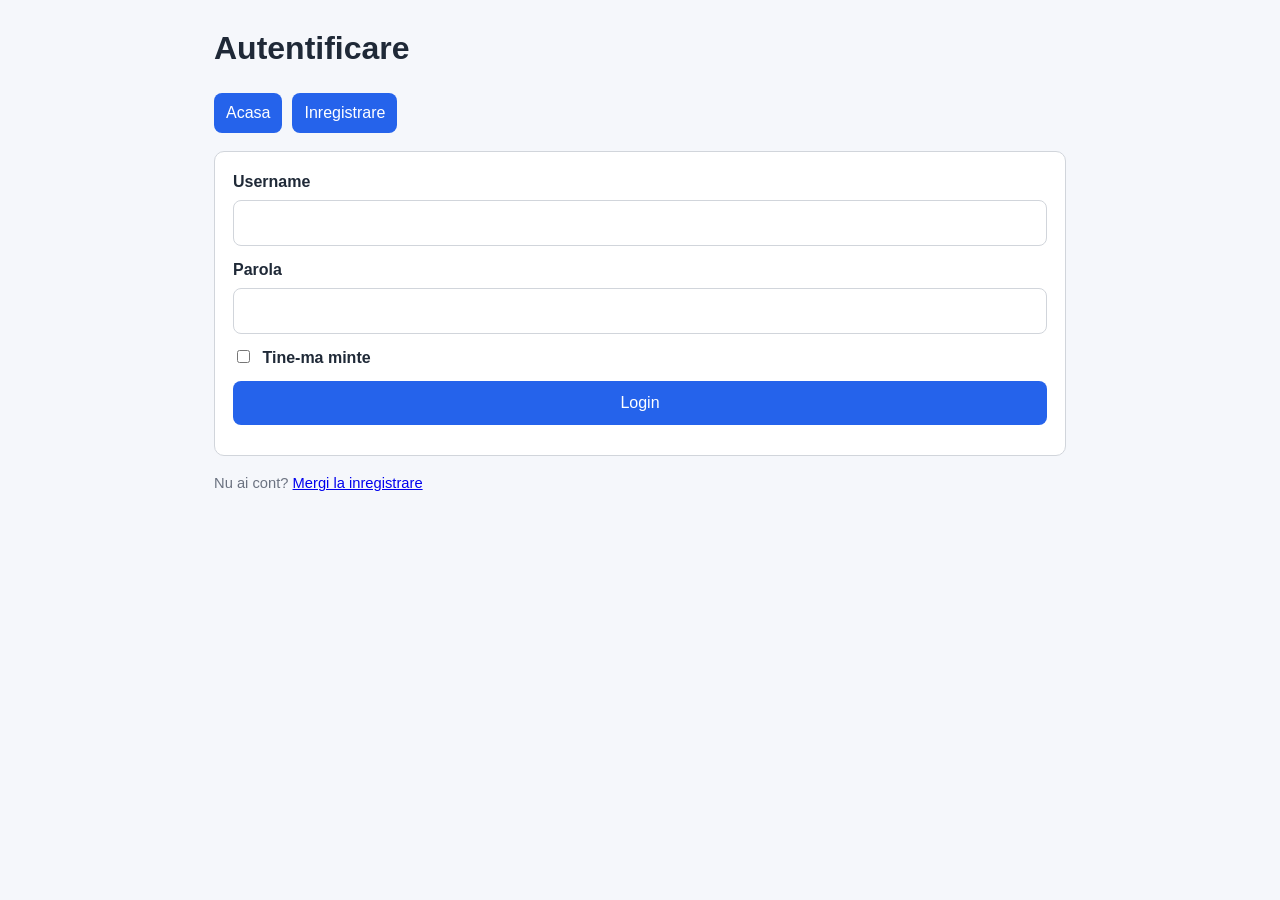
<file: Laborator 3/laborator3/dashboard.html>
<!DOCTYPE html>
<html lang="ro">
<head>
    <meta charset="UTF-8">
    <meta name="viewport" content="width=device-width, initial-scale=1.0">
    <title>Dashboard</title>
    <link rel="stylesheet" href="style.css">
</head>
<body>
    <div class="container">
        <h1>Dashboard utilizator</h1>
        <nav class="nav">
            <a href="index.html">Acasa</a>
            <a href="cart.html">Cos de Cumparaturi</a>
            <a href="dashboard.html" target="_blank" rel="noopener noreferrer">Deschide dashboard in tab nou</a>
        </nav>

        <section class="card">
            <h2>Informatii sesiune</h2>
            <table>
                <tbody>
                    <tr><th>ID sesiune</th><td id="sessionId"></td></tr>
                    <tr><th>Username</th><td id="username"></td></tr>
                    <tr><th>Email</th><td id="email"></td></tr>
                    <tr><th>Ora autentificarii</th><td id="loginTime"></td></tr>
                    <tr><th>Durata sesiune</th><td id="sessionDuration"></td></tr>
                </tbody>
            </table>
        </section>

        <section class="card">
            <h2>sessionStorage brut (debug)</h2>
            <pre id="rawSession"></pre>
        </section>

        <button id="logoutBtn" class="btn-danger">Deconectare</button>
    </div>

    <script src="js/cookies.js"></script>
    <script src="js/storage.js"></script>
    <script>
        const SESSION_KEY = 'session';
        let timerId = null;

        function formatDuration(ms) {
            const totalSeconds = Math.floor(ms / 1000);
            const hours = String(Math.floor(totalSeconds / 3600)).padStart(2, '0');
            const minutes = String(Math.floor((totalSeconds % 3600) / 60)).padStart(2, '0');
            const seconds = String(totalSeconds % 60).padStart(2, '0');
            return `${hours}:${minutes}:${seconds}`;
        }

        function redirectIfNotAuthenticated() {
            const session = StorageManager.getSession(SESSION_KEY);
            if (!session) {
                window.location.href = 'login.html';
                return null;
            }
            return session;
        }

        function renderSession(session) {
            document.getElementById('sessionId').textContent = session.sessionId;
            document.getElementById('username').textContent = session.username;
            document.getElementById('email').textContent = session.email;
            document.getElementById('loginTime').textContent = new Date(session.loginTime).toLocaleString('ro-RO');
            document.getElementById('rawSession').textContent = JSON.stringify(StorageManager.getAllSession(), null, 2);

            const loginMs = new Date(session.loginTime).getTime();
            const updateDuration = function() {
                document.getElementById('sessionDuration').textContent = formatDuration(Date.now() - loginMs);
            };
            updateDuration();
            timerId = setInterval(updateDuration, 1000);
        }

        document.getElementById('logoutBtn').addEventListener('click', function() {
            if (timerId) {
                clearInterval(timerId);
            }
            StorageManager.removeSession(SESSION_KEY);
            StorageManager.removeSession('cart');
            window.location.href = 'login.html';
        });

        (function applyThemeFromCookie() {
            const theme = typeof CookieManager !== 'undefined' ? (CookieManager.get('theme') || 'light') : 'light';
            document.body.classList.remove('light', 'dark');
            document.body.classList.add(theme === 'dark' ? 'dark' : 'light');
        })();

        const session = redirectIfNotAuthenticated();
        if (session) {
            renderSession(session);
        }
    </script>
</body>
</html>
</file>
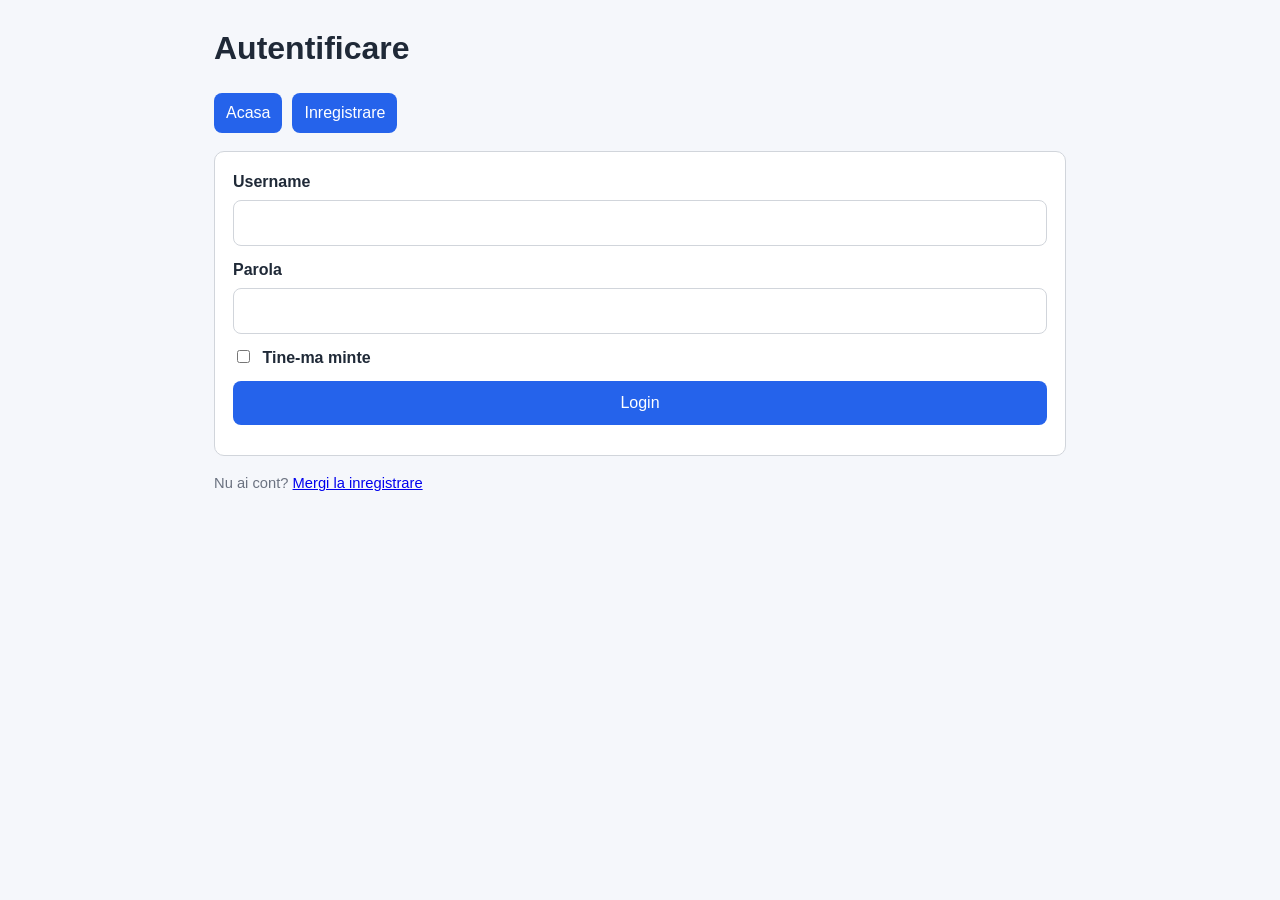
<file: Laborator 3/laborator3/login.html>
<!DOCTYPE html>
<html lang="ro">
<head>
    <meta charset="UTF-8">
    <meta name="viewport" content="width=device-width, initial-scale=1.0">
    <title>Login</title>
    <link rel="stylesheet" href="style.css">
</head>
<body>
    <div class="container">
        <h1>Autentificare</h1>
        <nav class="nav">
            <a href="index.html">Acasa</a>
            <a href="register.html">Inregistrare</a>
        </nav>

        <div id="messageBox"></div>

        <form id="loginForm" class="card">
            <label for="username">Username</label>
            <input id="username" type="text" required>

            <label for="password">Parola</label>
            <input id="password" type="password" required>

            <label>
                <input id="rememberMe" type="checkbox" style="width:auto; margin-right: 8px;">
                Tine-ma minte
            </label>

            <button type="submit">Login</button>
        </form>

        <p class="small">
            Nu ai cont? <a href="register.html">Mergi la inregistrare</a>
        </p>
    </div>

    <script src="js/cookies.js"></script>
    <script src="js/storage.js"></script>
    <script>
        const USERS_KEY = 'users';
        const REMEMBER_KEY = 'rememberedUsername';
        const SESSION_KEY = 'session';

        function showMessage(type, text) {
            const box = document.getElementById('messageBox');
            box.className = `alert ${type === 'success' ? 'alert-success' : 'alert-error'}`;
            box.textContent = text;
        }

        function ensureDefaultUsers() {
            const existing = StorageManager.getLocal(USERS_KEY);
            if (Array.isArray(existing) && existing.length > 0) {
                return;
            }
            const defaultUsers = [
                { id: 1, username: 'admin', password: 'password', email: 'admin@example.com' },
                { id: 2, username: 'student', password: 'student123', email: 'student@example.com' }
            ];
            StorageManager.setLocal(USERS_KEY, defaultUsers);
        }

        function generateSessionId() {
            return 'sess-' + Math.random().toString(36).slice(2) + '-' + Date.now();
        }

        function preloadRememberedUser() {
            const remembered = StorageManager.getLocal(REMEMBER_KEY);
            if (remembered) {
                document.getElementById('username').value = remembered;
                document.getElementById('rememberMe').checked = true;
            }
        }

        document.getElementById('loginForm').addEventListener('submit', function(event) {
            event.preventDefault();
            const username = document.getElementById('username').value.trim();
            const password = document.getElementById('password').value;
            const rememberMe = document.getElementById('rememberMe').checked;

            const users = StorageManager.getLocal(USERS_KEY) || [];
            const matchedUser = users.find(u => u.username === username && u.password === password);

            if (!matchedUser) {
                showMessage('error', 'Username sau parola incorecta.');
                return;
            }

            if (rememberMe) {
                StorageManager.setLocal(REMEMBER_KEY, username);
            } else {
                StorageManager.removeLocal(REMEMBER_KEY);
            }

            const session = {
                userId: matchedUser.id,
                username: matchedUser.username,
                email: matchedUser.email,
                loginTime: new Date().toISOString(),
                sessionId: generateSessionId()
            };
            StorageManager.setSession(SESSION_KEY, session);

            showMessage('success', 'Autentificare reusita. Redirectionare...');
            setTimeout(function() {
                window.location.href = 'dashboard.html';
            }, 900);
        });

        (function applyThemeFromCookie() {
            const theme = typeof CookieManager !== 'undefined' ? (CookieManager.get('theme') || 'light') : 'light';
            document.body.classList.remove('light', 'dark');
            document.body.classList.add(theme === 'dark' ? 'dark' : 'light');
        })();
        ensureDefaultUsers();
        preloadRememberedUser();
    </script>
</body>
</html>
</file>
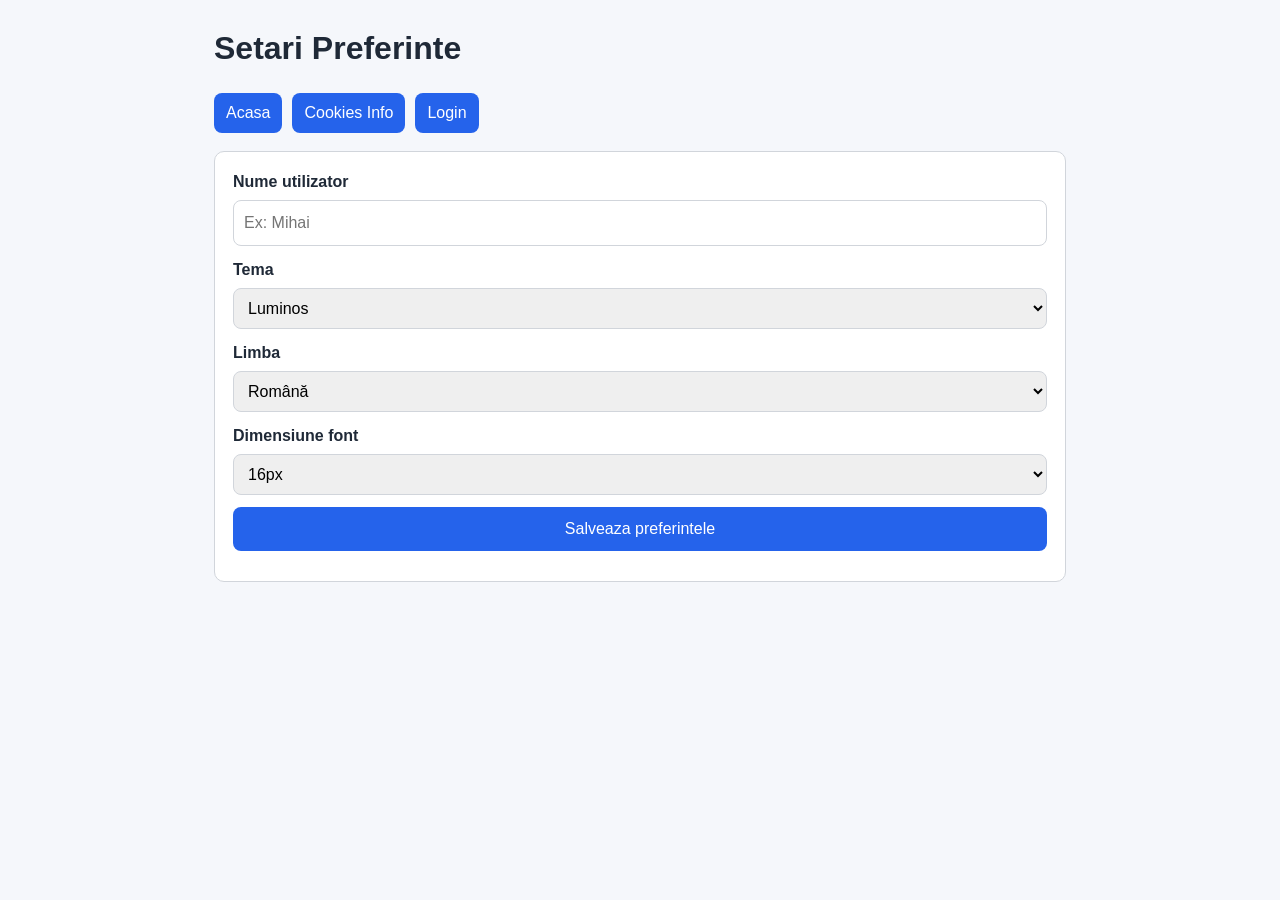
<file: Laborator 3/laborator3/preferences.html>
<!DOCTYPE html>
<html lang="ro">
<head>
    <meta charset="UTF-8">
    <meta name="viewport" content="width=device-width, initial-scale=1.0">
    <title>Preferinte</title>
    <link rel="stylesheet" href="style.css">
</head>
<body>
    <div class="container">
        <h1>Setari Preferinte</h1>
        <nav class="nav">
            <a href="index.html">Acasa</a>
            <a href="cookies-info.html">Cookies Info</a>
            <a href="login.html">Login</a>
        </nav>

        <div id="messageBox"></div>

        <form id="preferencesForm" class="card">
            <label for="username">Nume utilizator</label>
            <input id="username" name="username" type="text" placeholder="Ex: Mihai" required>

            <label for="theme">Tema</label>
            <select id="theme" name="theme">
                <option value="light">Luminos</option>
                <option value="dark">Intunecat</option>
            </select>

            <label for="language">Limba</label>
            <select id="language" name="language">
                <option value="Română">Română</option>
                <option value="English">English</option>
                <option value="Français">Français</option>
            </select>

            <label for="fontSize">Dimensiune font</label>
            <select id="fontSize" name="fontSize">
                <option value="14px">14px</option>
                <option value="16px">16px</option>
                <option value="18px">18px</option>
                <option value="20px">20px</option>
            </select>

            <button type="submit">Salveaza preferintele</button>
        </form>
    </div>

    <script src="js/cookies.js"></script>
    <script src="js/storage.js"></script>
    <script>
        function applyTheme(theme) {
            document.body.classList.remove('light', 'dark');
            document.body.classList.add(theme === 'dark' ? 'dark' : 'light');
        }

        function showMessage(type, text) {
            const box = document.getElementById('messageBox');
            box.className = `alert ${type === 'success' ? 'alert-success' : 'alert-error'}`;
            box.textContent = text;
        }

        function loadSavedPreferences() {
            const username = CookieManager.get('username') || '';
            const theme = CookieManager.get('theme') || 'light';
            let language = StorageManager.getLocal('language') || 'Română';
            if (language === 'Romana') language = 'Română';
            if (language === 'Francais') language = 'Français';
            const fontSize = StorageManager.getLocal('fontSize') || '16px';

            document.getElementById('username').value = username;
            document.getElementById('theme').value = theme;
            document.getElementById('language').value = language;
            document.getElementById('fontSize').value = fontSize;

            applyTheme(theme);
            document.documentElement.style.fontSize = fontSize;
        }

        document.getElementById('preferencesForm').addEventListener('submit', function(event) {
            event.preventDefault();

            const username = document.getElementById('username').value.trim();
            const theme = document.getElementById('theme').value;
            const language = document.getElementById('language').value;
            const fontSize = document.getElementById('fontSize').value;

            CookieManager.set('username', username || 'Vizitator');
            CookieManager.set('theme', theme);
            StorageManager.setLocal('language', language);
            StorageManager.setLocal('fontSize', fontSize);

            applyTheme(theme);
            document.documentElement.style.fontSize = fontSize;
            showMessage('success', 'Preferintele au fost salvate cu succes. Redirectionare...');

            setTimeout(function() {
                window.location.href = 'index.html';
            }, 1500);
        });

        loadSavedPreferences();
    </script>
</body>
</html>
</file>
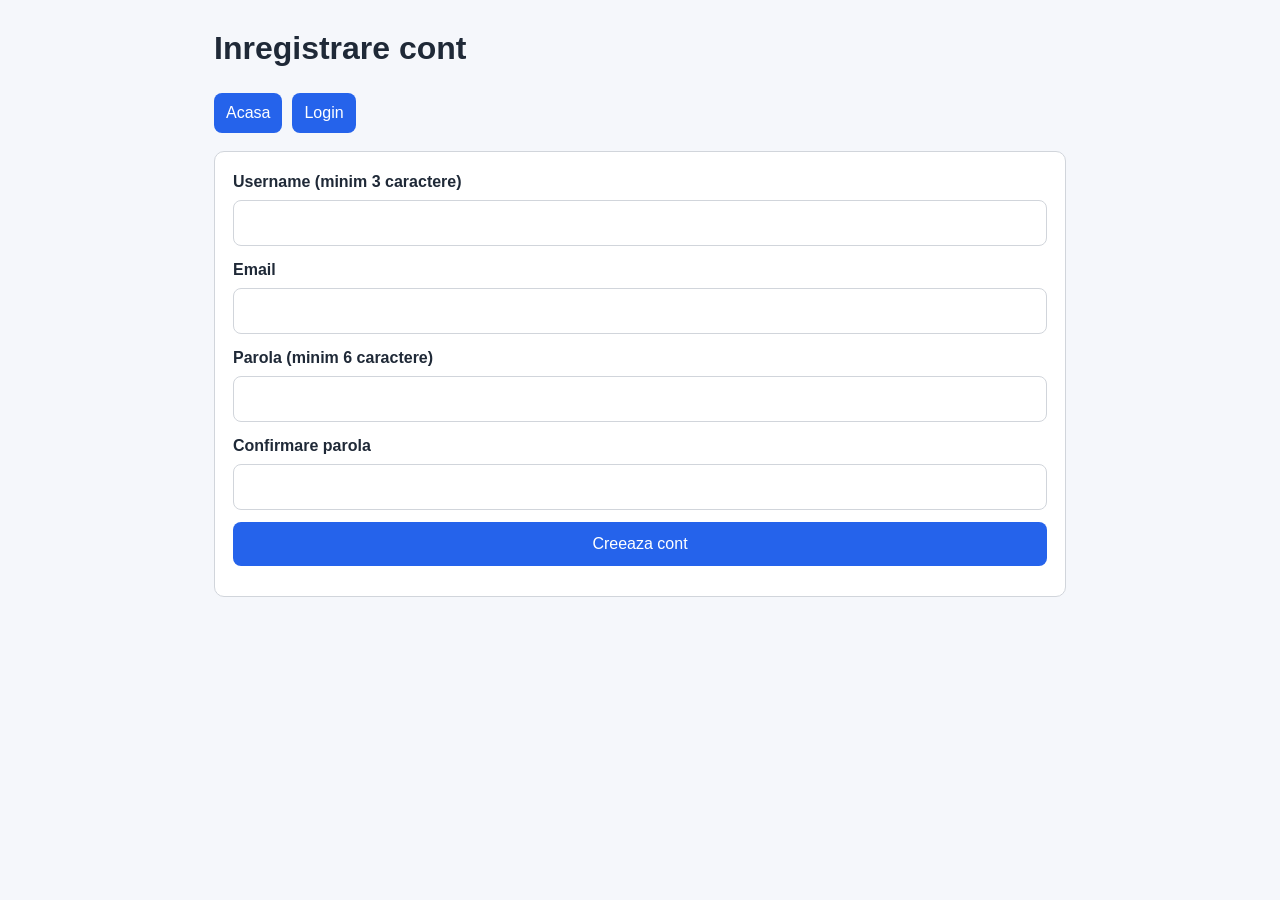
<file: Laborator 3/laborator3/register.html>
<!DOCTYPE html>
<html lang="ro">
<head>
    <meta charset="UTF-8">
    <meta name="viewport" content="width=device-width, initial-scale=1.0">
    <title>Inregistrare</title>
    <link rel="stylesheet" href="style.css">
</head>
<body>
    <div class="container">
        <h1>Inregistrare cont</h1>
        <nav class="nav">
            <a href="index.html">Acasa</a>
            <a href="login.html">Login</a>
        </nav>

        <div id="messageBox"></div>

        <form id="registerForm" class="card">
            <label for="username">Username (minim 3 caractere)</label>
            <input id="username" type="text" minlength="3" required>

            <label for="email">Email</label>
            <input id="email" type="email" required>

            <label for="password">Parola (minim 6 caractere)</label>
            <input id="password" type="password" minlength="6" required>

            <label for="confirmPassword">Confirmare parola</label>
            <input id="confirmPassword" type="password" minlength="6" required>

            <button type="submit">Creeaza cont</button>
        </form>
    </div>

    <script src="js/cookies.js"></script>
    <script src="js/storage.js"></script>
    <script>
        const USERS_KEY = 'users';

        function showMessage(type, text) {
            const box = document.getElementById('messageBox');
            box.className = `alert ${type === 'success' ? 'alert-success' : 'alert-error'}`;
            box.textContent = text;
        }

        function getUsers() {
            const users = StorageManager.getLocal(USERS_KEY);
            return Array.isArray(users) ? users : [];
        }

        function isValidEmail(email) {
            return /^[^\s@]+@[^\s@]+\.[^\s@]+$/.test(email);
        }

        (function applyThemeFromCookie() {
            const theme = typeof CookieManager !== 'undefined' ? (CookieManager.get('theme') || 'light') : 'light';
            document.body.classList.remove('light', 'dark');
            document.body.classList.add(theme === 'dark' ? 'dark' : 'light');
        })();

        document.getElementById('registerForm').addEventListener('submit', function(event) {
            event.preventDefault();

            const username = document.getElementById('username').value.trim();
            const email = document.getElementById('email').value.trim().toLowerCase();
            const password = document.getElementById('password').value;
            const confirmPassword = document.getElementById('confirmPassword').value;

            if (!username || !email || !password || !confirmPassword) {
                showMessage('error', 'Toate campurile sunt obligatorii.');
                return;
            }
            if (username.length < 3) {
                showMessage('error', 'Username-ul trebuie sa aiba minim 3 caractere.');
                return;
            }
            if (!isValidEmail(email)) {
                showMessage('error', 'Email invalid.');
                return;
            }
            if (password.length < 6) {
                showMessage('error', 'Parola trebuie sa aiba minim 6 caractere.');
                return;
            }
            if (password !== confirmPassword) {
                showMessage('error', 'Parolele nu coincid.');
                return;
            }

            const users = getUsers();
            if (users.some(u => u.username.toLowerCase() === username.toLowerCase())) {
                showMessage('error', 'Username-ul exista deja.');
                return;
            }
            if (users.some(u => u.email.toLowerCase() === email)) {
                showMessage('error', 'Email-ul exista deja.');
                return;
            }

            const newUser = {
                id: users.length ? Math.max(...users.map(u => u.id || 0)) + 1 : 1,
                username,
                email,
                password
            };
            users.push(newUser);
            StorageManager.setLocal(USERS_KEY, users);

            showMessage('success', 'Cont creat cu succes. Redirectionare catre login...');
            setTimeout(function() {
                window.location.href = 'login.html';
            }, 1200);
        });
    </script>
</body>
</html>
</file>
<file: 02. Campus Info Hub/css/style.css>
/* Campus Info Hub - Professional Styles */
@import url('https://fonts.googleapis.com/css2?family=Plus+Jakarta+Sans:wght@400;500;600;700&display=swap');

:root {
  --primary: #0f4c5c;
  --primary-light: #1a6b7e;
  --accent: #e07a5f;
  --accent-soft: #f4a261;
  --bg: #fafbfc;
  --bg-card: #ffffff;
  --text: #1d3557;
  --text-muted: #457b9d;
  --border: #e2e8f0;
  --shadow-sm: 0 1px 3px rgba(15, 76, 92, 0.06);
  --shadow-md: 0 4px 12px rgba(15, 76, 92, 0.08);
  --shadow-lg: 0 12px 40px rgba(15, 76, 92, 0.12);
  --radius: 12px;
  --radius-sm: 8px;
  --transition: 0.2s ease;
}

* {
  margin: 0;
  padding: 0;
  box-sizing: border-box;
}

body {
  font-family: 'Plus Jakarta Sans', -apple-system, BlinkMacSystemFont, sans-serif;
  background: var(--bg);
  color: var(--text);
  line-height: 1.65;
  min-height: 100vh;
  -webkit-font-smoothing: antialiased;
}

/* Header */
.header {
  background: linear-gradient(135deg, var(--primary) 0%, #0a3d4a 100%);
  color: white;
  padding: 0;
  box-shadow: var(--shadow-md);
  position: sticky;
  top: 0;
  z-index: 100;
}

.header-inner {
  max-width: 1100px;
  margin: 0 auto;
  padding: 1.25rem 2rem;
  display: flex;
  align-items: center;
  justify-content: space-between;
  gap: 2rem;
  flex-wrap: wrap;
}

.header h1 {
  font-size: 1.5rem;
  font-weight: 700;
  letter-spacing: -0.02em;
}

.header h1 a {
  color: white;
  text-decoration: none;
}

.header h1 a:hover {
  opacity: 0.95;
}

.nav ul {
  list-style: none;
  display: flex;
  gap: 0.25rem;
  flex-wrap: wrap;
}

.nav a {
  color: rgba(255, 255, 255, 0.9);
  text-decoration: none;
  padding: 0.5rem 1rem;
  border-radius: var(--radius-sm);
  font-weight: 500;
  font-size: 0.95rem;
  transition: var(--transition);
}

.nav a:hover,
.nav a.active {
  color: white;
  background: rgba(255, 255, 255, 0.15);
}

/* Main content */
main {
  max-width: 900px;
  margin: 0 auto;
  padding: 2.5rem 2rem;
}

/* Hero section (home page) */
.hero {
  background: linear-gradient(135deg, var(--primary) 0%, var(--primary-light) 100%);
  color: white;
  padding: 3rem 2.5rem;
  border-radius: var(--radius);
  margin-bottom: 2.5rem;
  box-shadow: var(--shadow-md);
}

.hero h2 {
  font-size: 1.75rem;
  font-weight: 700;
  margin-bottom: 0.75rem;
  color: white;
  letter-spacing: -0.02em;
}

.hero p {
  font-size: 1.05rem;
  opacity: 0.95;
  max-width: 560px;
}

.hero a {
  color: var(--accent-soft);
  text-decoration: none;
  font-weight: 500;
  border-bottom: 1px solid transparent;
  transition: var(--transition);
}

.hero a:hover {
  border-bottom-color: var(--accent-soft);
}

/* Sections */
.section {
  margin-bottom: 2.5rem;
}

.section h2 {
  color: var(--primary);
  margin-bottom: 1rem;
  font-size: 1.35rem;
  font-weight: 600;
}

.page-intro {
  margin-bottom: 2rem;
}

.page-intro h2 {
  font-size: 1.75rem;
  margin-bottom: 0.5rem;
}

.page-intro p {
  color: var(--text-muted);
  font-size: 1.05rem;
}

/* Cards */
.card {
  background: var(--bg-card);
  border-radius: var(--radius);
  padding: 1.5rem 1.75rem;
  margin-bottom: 1rem;
  box-shadow: var(--shadow-sm);
  border: 1px solid var(--border);
  transition: var(--transition);
}

.card:hover {
  box-shadow: var(--shadow-md);
  border-color: rgba(15, 76, 92, 0.12);
}

.card h3 {
  color: var(--primary);
  margin-bottom: 0.75rem;
  font-size: 1.1rem;
  font-weight: 600;
  display: flex;
  align-items: center;
  gap: 0.5rem;
  flex-wrap: wrap;
}

.card h3::before {
  content: '';
  width: 4px;
  height: 1.1em;
  background: var(--accent);
  border-radius: 2px;
  flex-shrink: 0;
}

.card p {
  margin-bottom: 0.4rem;
  font-size: 0.95rem;
  color: var(--text);
}

.card ul {
  margin-left: 1.25rem;
  margin-top: 0.5rem;
}

.card li {
  margin-bottom: 0.35rem;
  font-size: 0.95rem;
}

/* Type badges */
.type-badge {
  display: inline-block;
  padding: 0.2rem 0.6rem;
  border-radius: 6px;
  font-size: 0.75rem;
  font-weight: 600;
  text-transform: capitalize;
}

.type-badge.studiu { background: #d4edda; color: #155724; }
.type-badge.alimentație { background: #fff3cd; color: #856404; }
.type-badge.eveniment { background: #cce5ff; color: #004085; }

/* Tags */
.tag {
  display: inline-block;
  background: linear-gradient(135deg, var(--primary-light) 0%, var(--primary) 100%);
  color: white;
  padding: 0.25rem 0.65rem;
  border-radius: 20px;
  font-size: 0.78rem;
  font-weight: 500;
  margin: 0.15rem 0.25rem 0.15rem 0;
}

/* Filters */
.filters-panel {
  background: var(--bg-card);
  border: 1px solid var(--border);
  border-radius: var(--radius);
  padding: 1.25rem 1.5rem;
  margin-bottom: 1.5rem;
  box-shadow: var(--shadow-sm);
}

.filters {
  display: flex;
  gap: 1rem;
  flex-wrap: wrap;
  align-items: center;
}

.filters label {
  font-weight: 500;
  font-size: 0.9rem;
  color: var(--text-muted);
}

.filters select {
  padding: 0.5rem 1rem;
  border: 1px solid var(--border);
  border-radius: var(--radius-sm);
  font-size: 0.95rem;
  font-family: inherit;
  background: white;
  color: var(--text);
  cursor: pointer;
  transition: var(--transition);
}

.filters select:hover,
.filters select:focus {
  border-color: var(--primary);
  outline: none;
}

/* Resource list headers (from JS) */
#lista-resurse h3,
#resurse-filtrate h3,
#toate-tagurile h3 {
  font-size: 1rem;
  font-weight: 600;
  color: var(--text-muted);
  margin-bottom: 1rem;
  margin-top: 0;
}

#lista-resurse h3::before,
#resurse-filtrate h3::before,
#toate-tagurile h3::before {
  display: none;
}

/* Links */
a {
  color: var(--primary);
  text-decoration: none;
  transition: var(--transition);
}

a:hover {
  color: var(--primary-light);
  text-decoration: underline;
}

/* Footer */
.footer {
  background: var(--bg-card);
  border-top: 1px solid var(--border);
  text-align: center;
  padding: 1.75rem 2rem;
  margin-top: 3rem;
  color: var(--text-muted);
  font-size: 0.9rem;
}

/* Section anchor for fragment links */
.section-anchor {
  scroll-margin-top: 6rem;
}

/* Fragment link button style */
.btn-link {
  display: inline-flex;
  align-items: center;
  gap: 0.35rem;
  padding: 0.5rem 1rem;
  background: rgba(255, 255, 255, 0.2);
  color: white;
  border-radius: var(--radius-sm);
  font-weight: 500;
  text-decoration: none;
  transition: var(--transition);
}

.hero .btn-link:hover {
  background: rgba(255, 255, 255, 0.3);
  text-decoration: none;
}

.btn-link.btn-primary {
  background: var(--primary) !important;
  color: white !important;
  padding: 0.5rem 1rem;
}

.btn-link.btn-primary:hover {
  background: var(--primary-light) !important;
  text-decoration: none;
}

/* Responsive */
@media (max-width: 600px) {
  .header-inner {
    flex-direction: column;
    align-items: stretch;
  }

  .nav ul {
    justify-content: flex-start;
  }

  main {
    padding: 1.5rem 1.25rem;
  }

  .hero {
    padding: 2rem 1.5rem;
  }

  .filters {
    flex-direction: column;
    align-items: stretch;
  }
}
</file>
<file: 1/styles.css>
* {
    margin: 0;
    padding: 0;
    box-sizing: border-box;
}

:root {
    --orange: #e88a0e;
    --orange-hover: #d17c0c;
    --dark-text: #333333;
    --hero-dark: #0f1624;
    --footer-dark: #1e2532;
    --white: #ffffff;
}

body {
    font-family: 'Inter', -apple-system, BlinkMacSystemFont, sans-serif;
    overflow-x: hidden;
}

/* Header */
header {
    background: var(--orange);
    padding: 1rem 1.5rem;
    display: flex;
    align-items: center;
    justify-content: space-between;
    position: sticky;
    top: 0;
    z-index: 100;
}

.header-left {
    display: flex;
    align-items: center;
    gap: 1rem;
}

.logo {
    width: 48px;
    height: 48px;
    background: white;
    border: 2px solid #000;
    border-radius: 50%;
    display: flex;
    align-items: center;
    justify-content: center;
    flex-shrink: 0;
}

.logo svg {
    width: 28px;
    height: 28px;
}

.header-title {
    color: white;
}

.header-title h1 {
    font-size: 1.1rem;
    font-weight: 700;
    text-transform: uppercase;
    letter-spacing: 0.05em;
}

.header-title .date {
    font-size: 0.75rem;
    font-weight: 400;
}

/* Desktop nav - hidden on mobile */
.nav-desktop {
    display: none;
    align-items: center;
    gap: 2rem;
}

.nav-desktop a {
    color: white;
    text-decoration: none;
    font-weight: 600;
    font-size: 0.9rem;
    text-transform: uppercase;
    letter-spacing: 0.05em;
}

.nav-desktop a:hover {
    text-decoration: underline;
}

.nav-desktop .facebook-icon {
    width: 36px;
    height: 36px;
    background: #1877f2;
    border: 1px solid white;
    border-radius: 4px;
    display: flex;
    align-items: center;
    justify-content: center;
    color: white;
    text-decoration: none;
    font-weight: bold;
    font-size: 1.2rem;
}

/* Hamburger - visible only on mobile */
.hamburger {
    display: flex;
    flex-direction: column;
    gap: 5px;
    background: none;
    border: none;
    cursor: pointer;
    padding: 5px;
}

.hamburger span {
    width: 24px;
    height: 3px;
    background: #000;
    border-radius: 2px;
}

/* Hero Section - ocupă tot ecranul sub header */
.hero {
    min-height: calc(100vh - 70px);
    background: var(--hero-dark);
    position: relative;
    display: flex;
    align-items: center;
    overflow: hidden;
    background-image: url('images/hero-bg.jpg');
    background-size: cover;
    background-position: center;
}

.hero::before {
    content: '';
    position: absolute;
    inset: 0;
    background: 
        linear-gradient(135deg, rgba(15, 22, 36, 0.9) 0%, rgba(25, 35, 55, 0.85) 100%),
        radial-gradient(ellipse at 20% 80%, rgba(0, 150, 255, 0.1) 0%, transparent 50%),
        radial-gradient(ellipse at 80% 20%, rgba(100, 200, 255, 0.06) 0%, transparent 40%);
    z-index: 1;
}

.hero-bg-pattern {
    position: absolute;
    inset: 0;
    background-image: 
        linear-gradient(rgba(0, 150, 255, 0.04) 1px, transparent 1px),
        linear-gradient(90deg, rgba(0, 150, 255, 0.04) 1px, transparent 1px);
    background-size: 60px 60px;
    z-index: 0;
}

.hero-content {
    position: relative;
    z-index: 2;
    padding: 2rem 1.5rem;
    max-width: 1200px;
    margin: 0 auto;
    width: 100%;
    text-align: center;
}

.hero h2 {
    font-size: clamp(2.5rem, 6vw, 4rem);
    font-weight: 700;
    color: white;
    margin-bottom: 1.5rem;
}

.hero p {
    color: rgba(255, 255, 255, 0.9);
    font-size: 1rem;
    line-height: 1.6;
    margin-bottom: 1rem;
    max-width: 550px;
    margin-left: auto;
    margin-right: auto;
}

.btn-inscriere {
    display: inline-block;
    background: var(--orange);
    color: white;
    text-decoration: none;
    padding: 1rem 2.5rem;
    font-weight: 700;
    font-size: 1rem;
    text-transform: uppercase;
    letter-spacing: 0.05em;
    border-radius: 6px;
    margin-top: 1rem;
    border: none;
    cursor: pointer;
    transition: background 0.2s;
}

.btn-inscriere:hover {
    background: var(--orange-hover);
}

/* Orange content section */
.content-section {
    background: var(--orange);
    padding: 3rem 1.5rem;
}

.content-wrapper {
    max-width: 800px;
    margin: 0 auto;
}

.content-section h3 {
    font-size: 1.25rem;
    font-weight: 700;
    color: var(--dark-text);
    text-transform: uppercase;
    letter-spacing: 0.05em;
    margin-bottom: 1.5rem;
}

.content-section p {
    color: var(--dark-text);
    line-height: 1.6;
    margin-bottom: 1rem;
}

.separator {
    width: 80px;
    height: 2px;
    background: rgba(0, 0, 0, 0.2);
    margin: 2.5rem auto;
}

.calendar-section h3 {
    text-align: center;
}

.calendar-list {
    list-style: none;
}

.calendar-list li {
    color: var(--dark-text);
    margin-bottom: 0.75rem;
    line-height: 1.5;
}

.calendar-list strong {
    font-weight: 600;
}

/* Footer */
footer {
    background: var(--footer-dark);
    padding: 1.5rem 1.5rem;
    display: flex;
    flex-direction: column;
    align-items: center;
    gap: 1rem;
    text-align: center;
}

.footer-credit {
    color: #5dd4e8;
    font-size: 0.85rem;
}

.footer-logo {
    display: flex;
    align-items: center;
    gap: 1rem;
}

.uab-shield {
    width: 50px;
    height: 60px;
    background: transparent;
    display: flex;
    align-items: center;
    justify-content: center;
}

.uab-shield svg {
    width: 100%;
    height: 100%;
}

.university-name {
    color: white;
    text-align: left;
}

.university-name .line1 {
    font-size: 0.7rem;
    font-weight: 400;
    text-transform: uppercase;
}

.university-name .line2 {
    font-size: 1rem;
    font-weight: 700;
}

.university-name .line3 {
    font-size: 0.75rem;
    font-weight: 400;
}

/* Mobile menu dropdown */
@media (max-width: 767px) {
    header {
        position: relative;
    }

    .nav-desktop.mobile-open {
        display: flex !important;
        position: absolute;
        top: 100%;
        right: 0;
        left: 0;
        flex-direction: column;
        background: var(--orange);
        padding: 1rem;
        gap: 1rem;
        box-shadow: 0 4px 12px rgba(0,0,0,0.2);
    }
}

/* Desktop breakpoint */
@media (min-width: 768px) {
    header {
        padding: 1rem 2rem;
    }

    .hamburger {
        display: none;
    }

    .nav-desktop {
        display: flex;
    }

    .nav-desktop.mobile-open {
        position: static !important;
        flex-direction: row !important;
        box-shadow: none !important;
    }

    .header-title h1 {
        font-size: 1.25rem;
    }

    .header-title .date {
        font-size: 0.85rem;
    }

    .hero-content {
        padding: 3rem 3rem;
        text-align: left;
    }

    .hero p {
        font-size: 1.1rem;
        margin-bottom: 1.25rem;
        margin-left: 0;
    }

    .hero {
        min-height: calc(100vh - 80px);
    }

    .content-section {
        padding: 4rem 2rem;
    }

    .content-section h3 {
        font-size: 1.5rem;
        margin-bottom: 2rem;
    }

    footer {
        flex-direction: row;
        justify-content: center;
        padding: 1.5rem 2rem;
        text-align: left;
    }
}

@media (min-width: 1024px) {
    .hero-content {
        padding-left: 4rem;
    }
}
</file>
<file: Laborator 4 - Calculator MVC/style.css>
﻿* {
  box-sizing: border-box;
}

body {
  margin: 0;
  min-height: 100vh;
  display: grid;
  place-items: center;
  font-family: Arial, sans-serif;
  background: linear-gradient(135deg, #1f2937, #111827);
  color: #f9fafb;
}

.calculator {
  width: min(360px, 92vw);
  background: #0b1220;
  border-radius: 16px;
  padding: 16px;
  box-shadow: 0 12px 30px rgba(0, 0, 0, 0.35);
}

.display {
  min-height: 90px;
  border-radius: 12px;
  background: #111827;
  margin-bottom: 12px;
  padding: 10px 12px;
  display: flex;
  flex-direction: column;
  justify-content: center;
  gap: 6px;
}

.expression {
  min-height: 20px;
  font-size: 0.95rem;
  color: #9ca3af;
  text-align: right;
  overflow-wrap: anywhere;
}

.result {
  font-size: 1.9rem;
  font-weight: 700;
  text-align: right;
  overflow-wrap: anywhere;
}

.keys {
  display: grid;
  grid-template-columns: repeat(4, 1fr);
  gap: 10px;
}

.btn {
  border: none;
  border-radius: 10px;
  height: 56px;
  font-size: 1.1rem;
  font-weight: 600;
  cursor: pointer;
  transition: transform 0.06s ease, opacity 0.2s ease;
}

.btn:active {
  transform: scale(0.97);
}

.btn-number {
  background: #1f2937;
  color: #f9fafb;
}

.btn-operator,
.btn-equals {
  background: #2563eb;
  color: #ffffff;
}

.btn-action {
  background: #dc2626;
  color: #ffffff;
}

.btn-zero {
  grid-column: span 2;
}
</file>
<file: Laborator 3/laborator3/style.css>
:root {
    --bg: #f5f7fb;
    --surface: #ffffff;
    --text: #1f2937;
    --muted: #6b7280;
    --accent: #2563eb;
    --accent-hover: #1d4ed8;
    --border: #d1d5db;
    --table-head: #e0e7ff;
    --danger: #dc2626;
    --danger-hover: #b91c1c;
    --success-bg: #dcfce7;
    --success-text: #166534;
    --error-bg: #fee2e2;
    --error-text: #991b1b;
}

* {
    box-sizing: border-box;
}

body {
    margin: 0;
    font-family: "Segoe UI", Tahoma, Geneva, Verdana, sans-serif;
    line-height: 1.5;
    background: var(--bg);
    color: var(--text);
}

.container {
    max-width: 900px;
    margin: 0 auto;
    padding: 24px;
}

h1, h2, h3 {
    margin-top: 0;
}

.card {
    background: var(--surface);
    border: 1px solid var(--border);
    border-radius: 10px;
    padding: 18px;
    margin-bottom: 16px;
}

.nav {
    display: flex;
    flex-wrap: wrap;
    gap: 10px;
    margin-bottom: 18px;
}

.nav a {
    text-decoration: none;
    color: white;
    background: var(--accent);
    padding: 8px 12px;
    border-radius: 8px;
}

.nav a:hover {
    background: var(--accent-hover);
}

label {
    display: block;
    margin-bottom: 6px;
    font-weight: 700;
}

input,
select,
button,
textarea {
    width: 100%;
    padding: 10px;
    border: 1px solid var(--border);
    border-radius: 8px;
    margin-bottom: 12px;
    font: inherit;
}

button {
    background: var(--accent);
    color: #fff;
    cursor: pointer;
    border: none;
}

button:hover {
    background: var(--accent-hover);
}

table {
    width: 100%;
    border-collapse: collapse;
    margin-bottom: 10px;
}

th,
td {
    border: 1px solid var(--border);
    padding: 8px 10px;
    text-align: left;
}

th {
    background: var(--table-head);
}

tbody tr:hover {
    background: rgba(0, 0, 0, 0.04);
}

.alert {
    border-radius: 8px;
    padding: 10px;
    margin-bottom: 12px;
}

.alert-success {
    background: var(--success-bg);
    color: var(--success-text);
}

.alert-error {
    background: var(--error-bg);
    color: var(--error-text);
}

.btn-danger {
    background: var(--danger);
}

.btn-danger:hover {
    background: var(--danger-hover);
}

.small {
    color: var(--muted);
    font-size: 0.92rem;
}

pre {
    background: #0b1020;
    color: #d1d5db;
    padding: 12px;
    border-radius: 8px;
    overflow-x: auto;
}

body.light {
    --bg: #f5f7fb;
    --surface: #ffffff;
    --text: #1f2937;
    --muted: #6b7280;
    --border: #d1d5db;
    --table-head: #e0e7ff;
}

body.dark {
    --bg: #111827;
    --surface: #1f2937;
    --text: #f9fafb;
    --muted: #9ca3af;
    --border: #374151;
    --table-head: #312e81;
}

body.dark pre {
    background: #030712;
}
</file>
